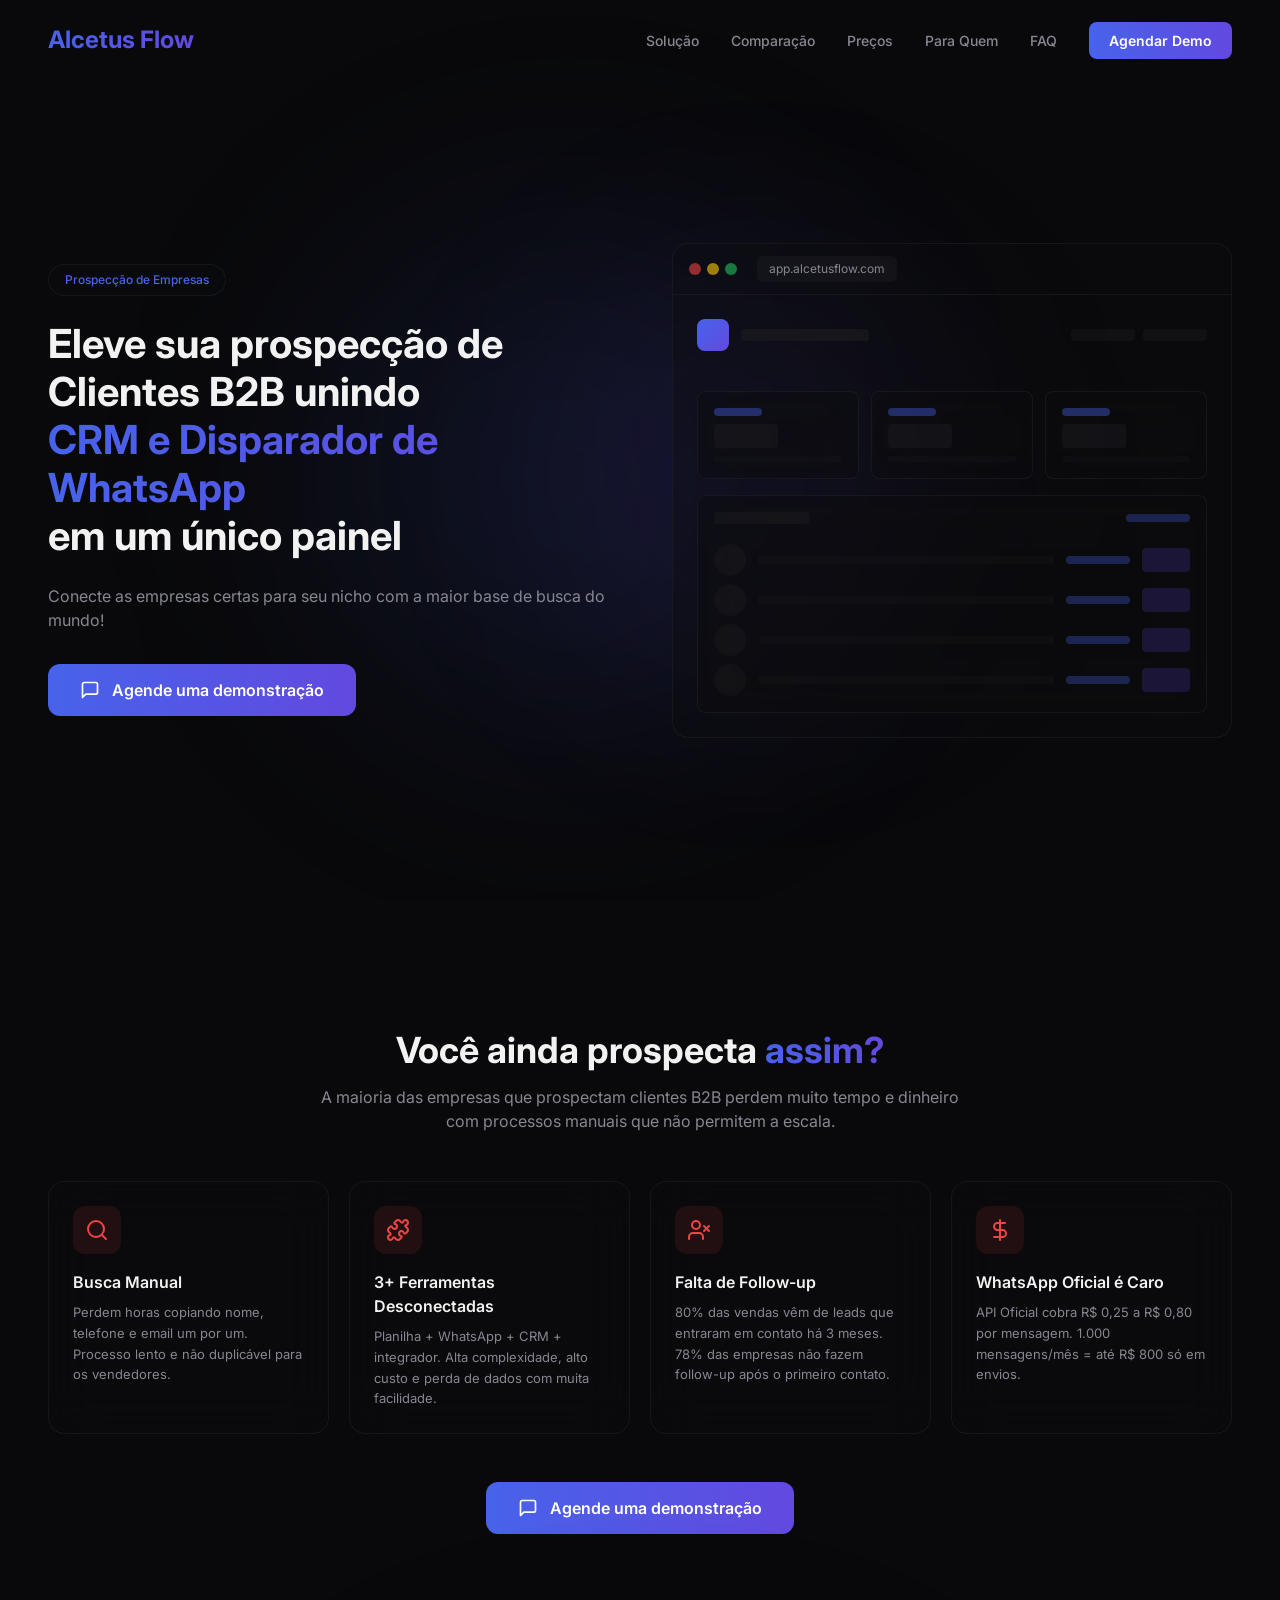
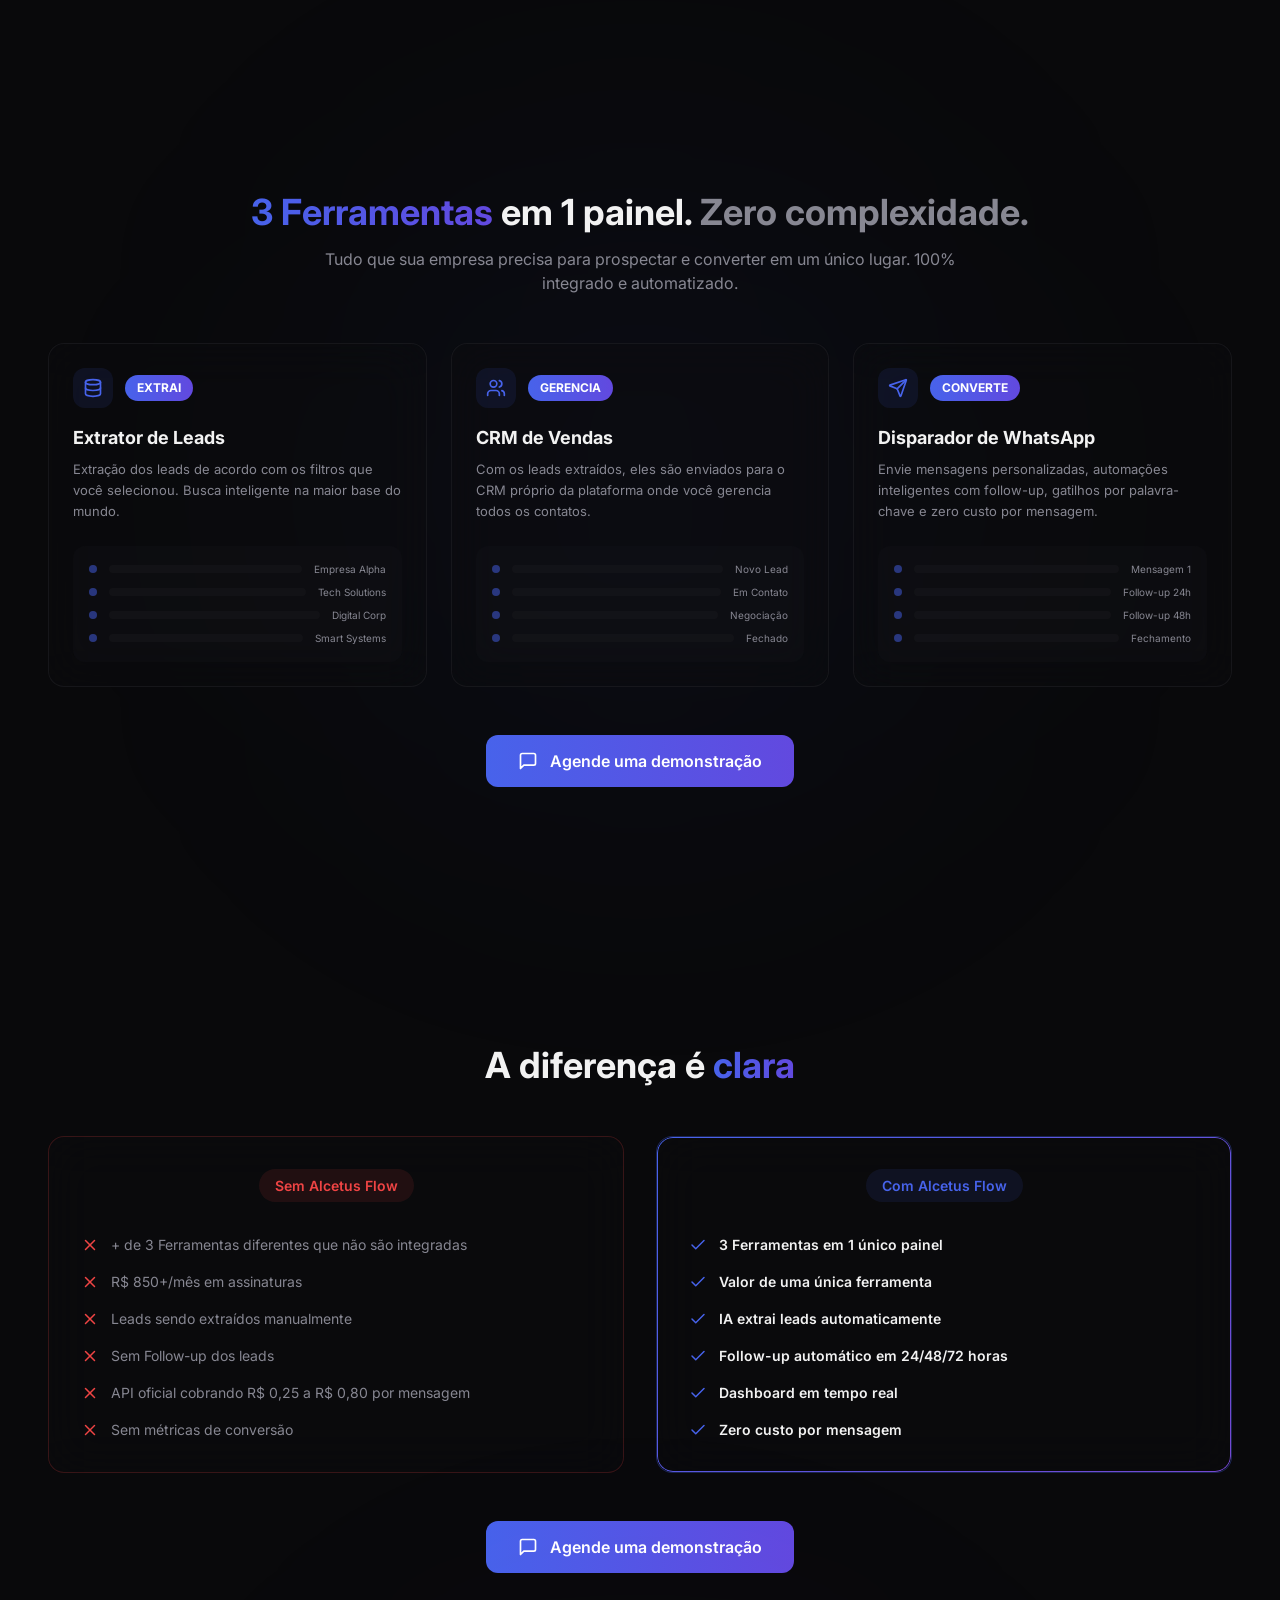
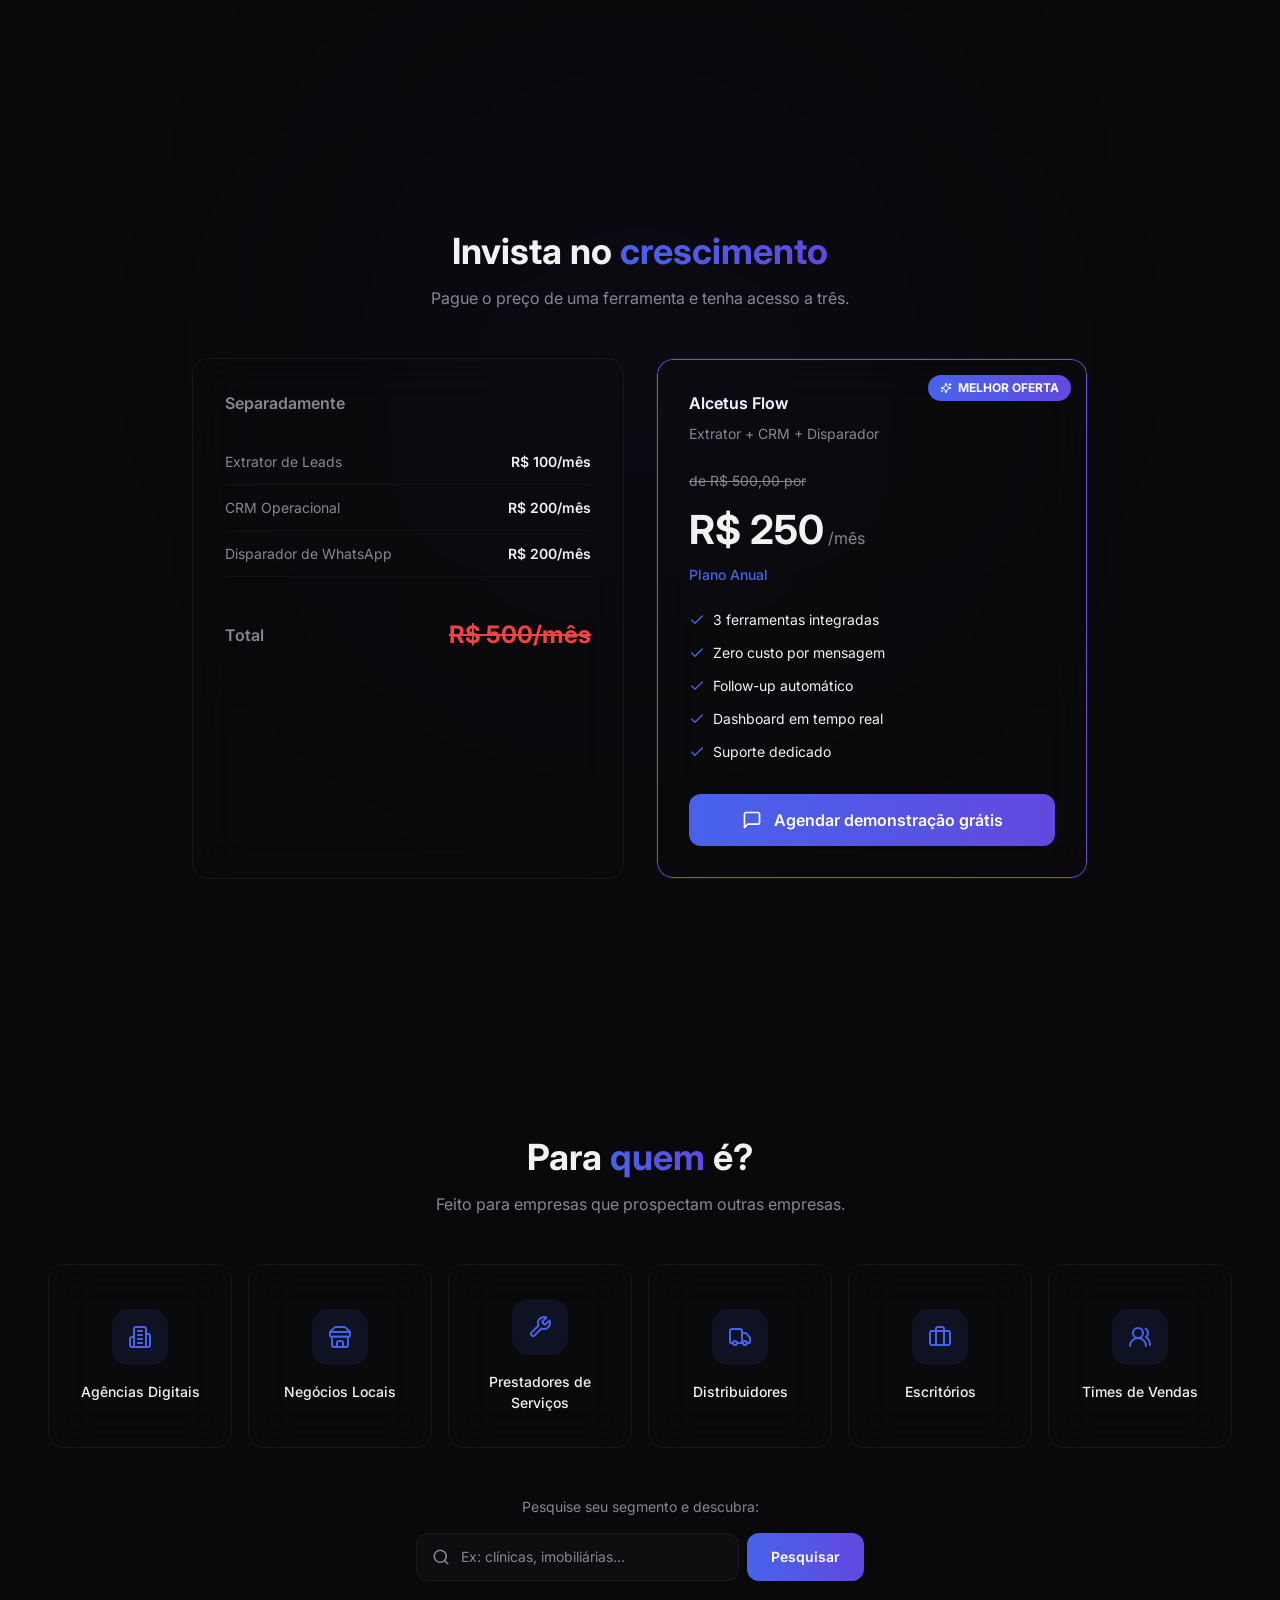
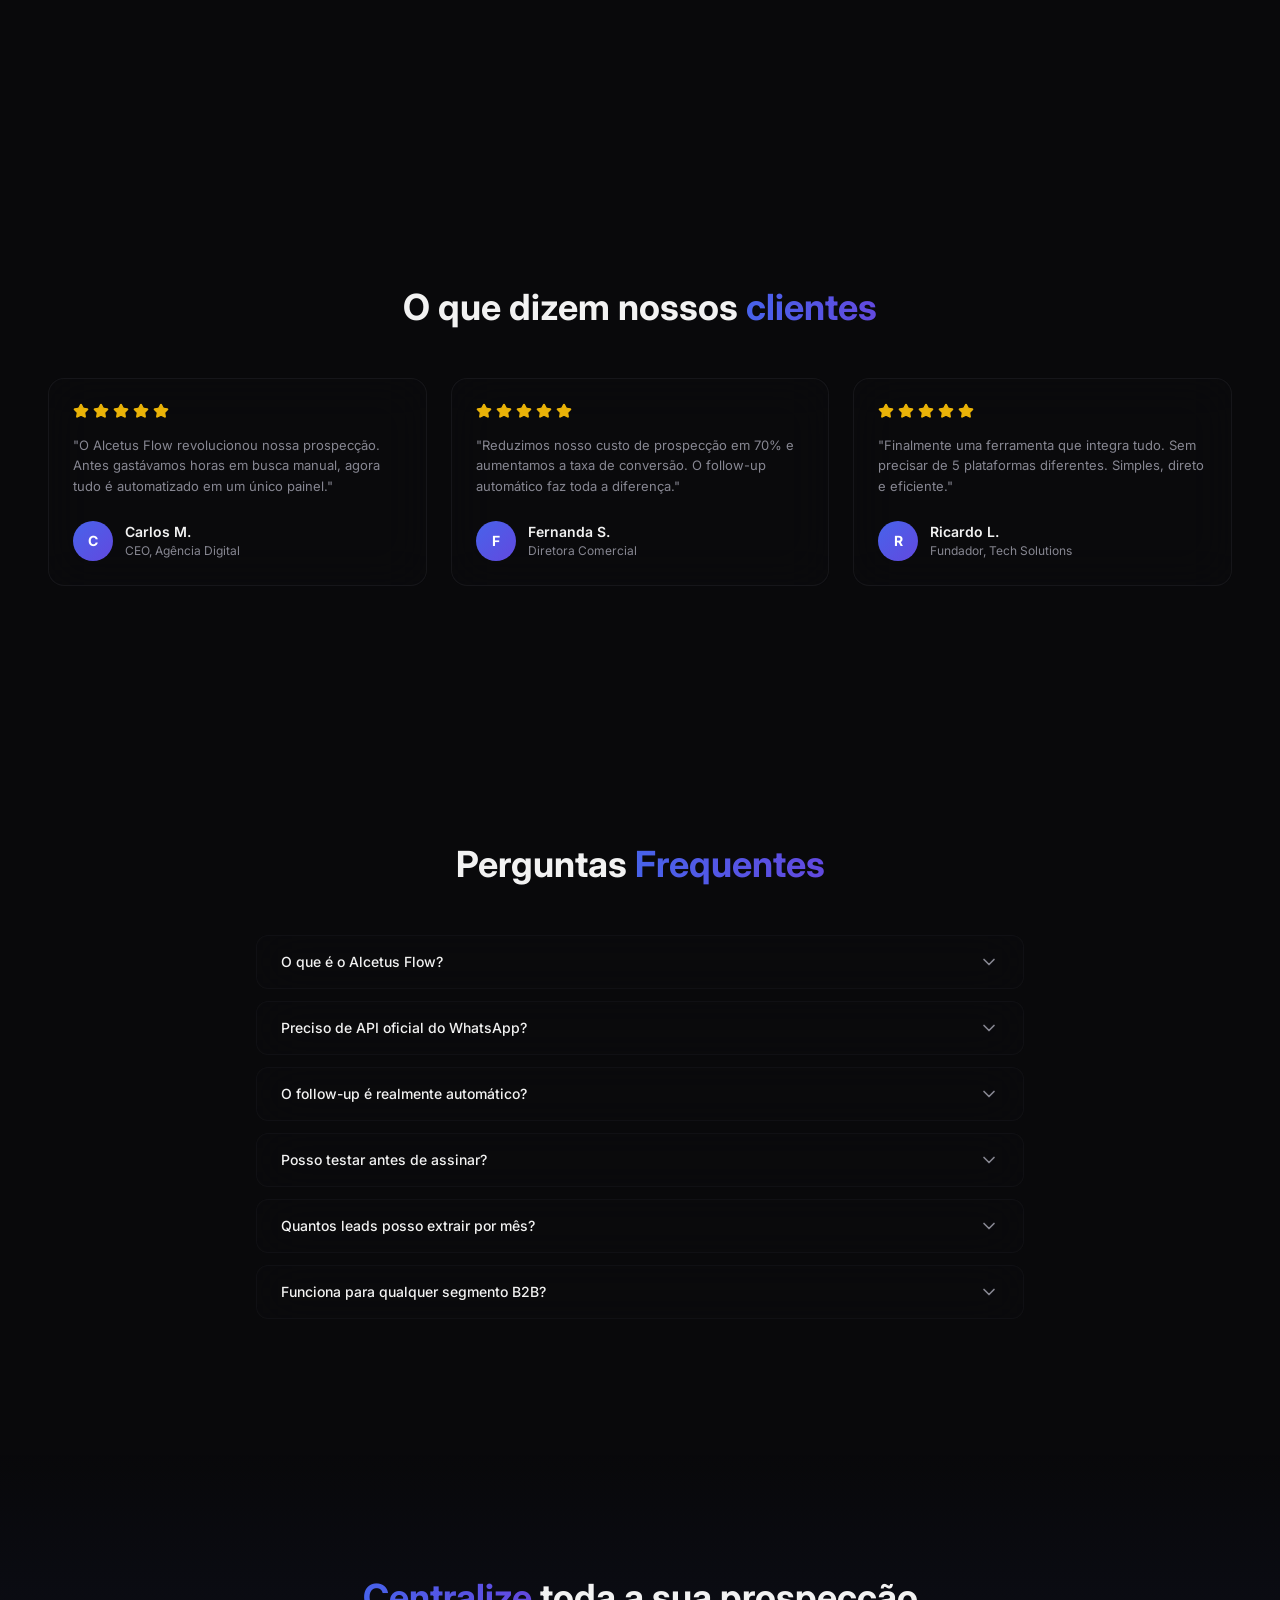
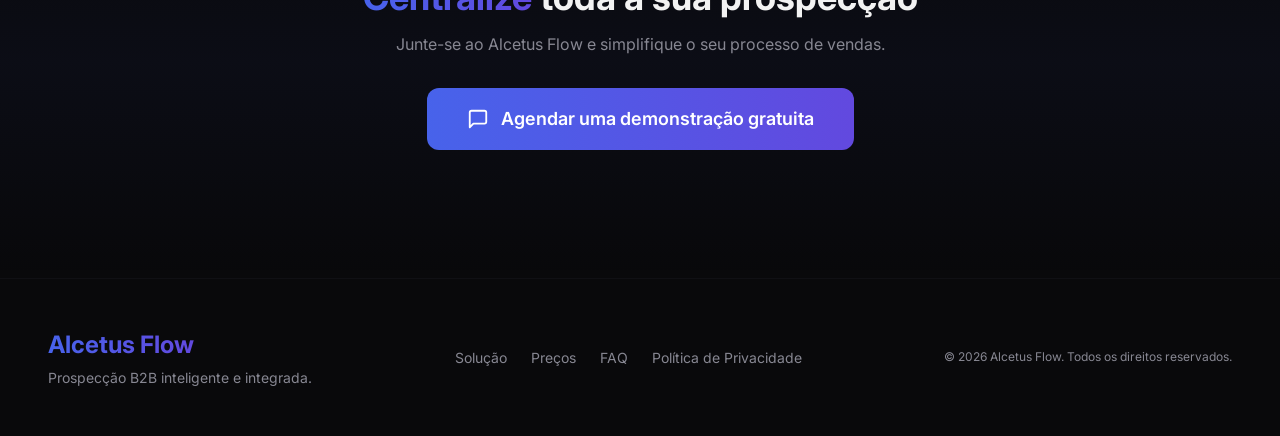
<file: index.html>
<!DOCTYPE html>
<html lang="pt-BR">
<head>
  <meta charset="UTF-8" />
  <meta name="viewport" content="width=device-width, initial-scale=1.0" />
  <title>Alcetus Flow — Prospecção B2B Inteligente</title>
  <meta name="description" content="Alcetus Flow — Prospecção B2B inteligente. CRM, Extrator de Leads e Disparador de WhatsApp em um único painel." />
  <meta name="author" content="Alcetus Flow" />
  <meta property="og:type" content="website" />
  <meta property="og:title" content="Alcetus Flow — Prospecção B2B Inteligente" />
  <meta property="og:description" content="Alcetus Flow — Prospecção B2B inteligente. CRM, Extrator de Leads e Disparador de WhatsApp em um único painel." />
  <meta name="twitter:card" content="summary_large_image" />
  <meta name="twitter:title" content="Alcetus Flow — Prospecção B2B Inteligente" />
  <meta name="twitter:description" content="Alcetus Flow — Prospecção B2B inteligente. CRM, Extrator de Leads e Disparador de WhatsApp em um único painel." />
  <link rel="preconnect" href="https://fonts.googleapis.com" />
  <link rel="preconnect" href="https://fonts.gstatic.com" crossorigin />
  <link href="https://fonts.googleapis.com/css2?family=Inter:wght@400;500;600;700;800&display=swap" rel="stylesheet" />
  <link rel="stylesheet" href="styles.css" />
</head>
<body>
  <div id="root">
    <!-- NAV -->
    <nav id="main-nav" class="nav">
      <div class="content-max section-padding nav-inner">
        <a href="#" class="brand gradient-text">Alcetus Flow</a>

        <div class="nav-links">
          <a href="#solucao" class="nav-link">Solução</a>
          <a href="#comparacao" class="nav-link">Comparação</a>
          <a href="#precos" class="nav-link">Preços</a>
          <a href="#para-quem" class="nav-link">Para Quem</a>
          <a href="#faq" class="nav-link">FAQ</a>
          <button type="button" class="btn-primary btn-sm" data-open-demo="true">Agendar Demo</button>
        </div>

        <button id="mobile-toggle" class="mobile-toggle" aria-label="Menu">
          <svg xmlns="http://www.w3.org/2000/svg" width="24" height="24" viewBox="0 0 24 24" fill="none" stroke="currentColor" stroke-width="2" stroke-linecap="round" stroke-linejoin="round">
            <line x1="4" x2="20" y1="12" y2="12"></line>
            <line x1="4" x2="20" y1="6" y2="6"></line>
            <line x1="4" x2="20" y1="18" y2="18"></line>
          </svg>
        </button>
      </div>

      <div id="mobile-menu" class="mobile-menu">
        <a href="#solucao" class="mobile-link">Solução</a>
        <a href="#comparacao" class="mobile-link">Comparação</a>
        <a href="#precos" class="mobile-link">Preços</a>
        <a href="#para-quem" class="mobile-link">Para Quem</a>
        <a href="#faq" class="mobile-link">FAQ</a>
        <button type="button" class="btn-primary btn-sm mobile-cta" data-open-demo="true">Agendar Demo</button>
      </div>
    </nav>

    <!-- HERO -->
    <section class="hero">
      <div class="glow glow-1"></div>
      <div class="glow glow-2"></div>

      <div class="content-max section-padding hero-inner">
        <div class="hero-grid">
          <div class="hero-left">
            <div class="fade-up" style="animation-delay: 0ms;">
              <span class="tag">Prospecção de Empresas</span>
            </div>
            <div class="fade-up" style="animation-delay: 100ms;">
              <h1 class="hero-title">Eleve sua prospecção de Clientes B2B unindo <span class="gradient-text">CRM e Disparador de WhatsApp</span> em um único painel</h1>
            </div>
            <div class="fade-up" style="animation-delay: 200ms;">
              <p class="hero-sub">Conecte as empresas certas para seu nicho com a maior base de busca do mundo!</p>
            </div>
            <div class="fade-up" style="animation-delay: 300ms;">
              <button type="button" class="btn-primary btn-lg" data-open-demo="true">
                <svg xmlns="http://www.w3.org/2000/svg" width="20" height="20" viewBox="0 0 24 24" fill="none" stroke="currentColor" stroke-width="2" stroke-linecap="round" stroke-linejoin="round">
                  <path d="M21 15a2 2 0 0 1-2 2H7l-4 4V5a2 2 0 0 1 2-2h14a2 2 0 0 1 2 2z"></path>
                </svg>
                Agende uma demonstração
              </button>
            </div>
          </div>

          <div class="hero-right scale-in" style="animation-delay: 400ms;">
            <div class="glass mockup">
              <div class="mockup-top">
                <div class="dots">
                  <span class="dot dot-red"></span>
                  <span class="dot dot-yellow"></span>
                  <span class="dot dot-green"></span>
                </div>
                <div class="url-bar">app.alcetusflow.com</div>
              </div>

              <div class="mockup-body">
                <div class="mockup-header">
                  <div class="mockup-logo"></div>
                  <div class="skel skel-name"></div>
                  <div class="skel-right">
                    <div class="skel skel-link"></div>
                    <div class="skel skel-link"></div>
                  </div>
                </div>

                <div class="mockup-stats">
                  <div class="glass stat-card">
                    <div class="bar bar-accent"></div>
                    <div class="bar-value"></div>
                    <div class="bar-line"></div>
                  </div>
                  <div class="glass stat-card">
                    <div class="bar bar-accent"></div>
                    <div class="bar-value"></div>
                    <div class="bar-line"></div>
                  </div>
                  <div class="glass stat-card">
                    <div class="bar bar-accent"></div>
                    <div class="bar-value"></div>
                    <div class="bar-line"></div>
                  </div>
                </div>

                <div class="glass stat-row">
                  <div class="stat-row-head">
                    <div class="skel-line skel-24"></div>
                    <div class="skel-line skel-16 primary-20"></div>
                  </div>
                  <div class="lead-row"><div class="avatar"></div><div class="skel-line skel-flex"></div><div class="skel-line skel-16 primary-20"></div><div class="badge-small"></div></div>
                  <div class="lead-row"><div class="avatar"></div><div class="skel-line skel-flex"></div><div class="skel-line skel-16 primary-20"></div><div class="badge-small"></div></div>
                  <div class="lead-row"><div class="avatar"></div><div class="skel-line skel-flex"></div><div class="skel-line skel-16 primary-20"></div><div class="badge-small"></div></div>
                  <div class="lead-row"><div class="avatar"></div><div class="skel-line skel-flex"></div><div class="skel-line skel-16 primary-20"></div><div class="badge-small"></div></div>
                </div>
              </div>
            </div>
          </div>
        </div>
      </div>
    </section>

    <!-- PROBLEM -->
    <section class="section">
      <div class="content-max section-padding">
        <div class="section-head reveal">
          <h2 class="section-title">Você ainda prospecta <span class="gradient-text">assim?</span></h2>
          <p class="section-sub">A maioria das empresas que prospectam clientes B2B perdem muito tempo e dinheiro com processos manuais que não permitem a escala.</p>
        </div>

        <div class="problem-grid">
          <div class="reveal" style="animation-delay: 0ms;">
            <div class="glass card card-problem">
              <div class="icon-box icon-box-danger">
                <svg xmlns="http://www.w3.org/2000/svg" width="24" height="24" viewBox="0 0 24 24" fill="none" stroke="currentColor" stroke-width="2" stroke-linecap="round" stroke-linejoin="round">
                  <circle cx="11" cy="11" r="8"></circle>
                  <path d="m21 21-4.3-4.3"></path>
                </svg>
              </div>
              <h3 class="card-title">Busca Manual</h3>
              <p class="card-text">Perdem horas copiando nome, telefone e email um por um. Processo lento e não duplicável para os vendedores.</p>
            </div>
          </div>

          <div class="reveal" style="animation-delay: 100ms;">
            <div class="glass card card-problem">
              <div class="icon-box icon-box-danger">
                <svg xmlns="http://www.w3.org/2000/svg" width="24" height="24" viewBox="0 0 24 24" fill="none" stroke="currentColor" stroke-width="2" stroke-linecap="round" stroke-linejoin="round">
                  <path d="M15.39 4.39a1 1 0 0 0 1.68-.474 2.5 2.5 0 1 1 3.014 3.015 1 1 0 0 0-.474 1.68l1.683 1.682a2.414 2.414 0 0 1 0 3.414L19.61 15.39a1 1 0 0 1-1.68-.474 2.5 2.5 0 1 0-3.014 3.015 1 1 0 0 1 .474 1.68l-1.683 1.682a2.414 2.414 0 0 1-3.414 0L8.61 19.61a1 1 0 0 0-1.68.474 2.5 2.5 0 1 1-3.014-3.015 1 1 0 0 0 .474-1.68l-1.683-1.682a2.414 2.414 0 0 1 0-3.414L4.39 8.61a1 1 0 0 1 1.68.474 2.5 2.5 0 1 0 3.014-3.015 1 1 0 0 1-.474-1.68l1.683-1.682a2.414 2.414 0 0 1 3.414 0z"></path>
                </svg>
              </div>
              <h3 class="card-title">3+ Ferramentas Desconectadas</h3>
              <p class="card-text">Planilha + WhatsApp + CRM + integrador. Alta complexidade, alto custo e perda de dados com muita facilidade.</p>
            </div>
          </div>

          <div class="reveal" style="animation-delay: 200ms;">
            <div class="glass card card-problem">
              <div class="icon-box icon-box-danger">
                <svg xmlns="http://www.w3.org/2000/svg" width="24" height="24" viewBox="0 0 24 24" fill="none" stroke="currentColor" stroke-width="2" stroke-linecap="round" stroke-linejoin="round">
                  <path d="M16 21v-2a4 4 0 0 0-4-4H6a4 4 0 0 0-4 4v2"></path>
                  <circle cx="9" cy="7" r="4"></circle>
                  <line x1="17" x2="22" y1="8" y2="13"></line>
                  <line x1="22" x2="17" y1="8" y2="13"></line>
                </svg>
              </div>
              <h3 class="card-title">Falta de Follow-up</h3>
              <p class="card-text">80% das vendas vêm de leads que entraram em contato há 3 meses. 78% das empresas não fazem follow-up após o primeiro contato.</p>
            </div>
          </div>

          <div class="reveal" style="animation-delay: 300ms;">
            <div class="glass card card-problem">
              <div class="icon-box icon-box-danger">
                <svg xmlns="http://www.w3.org/2000/svg" width="24" height="24" viewBox="0 0 24 24" fill="none" stroke="currentColor" stroke-width="2" stroke-linecap="round" stroke-linejoin="round">
                  <line x1="12" x2="12" y1="2" y2="22"></line>
                  <path d="M17 5H9.5a3.5 3.5 0 0 0 0 7h5a3.5 3.5 0 0 1 0 7H6"></path>
                </svg>
              </div>
              <h3 class="card-title">WhatsApp Oficial é Caro</h3>
              <p class="card-text">API Oficial cobra R$ 0,25 a R$ 0,80 por mensagem. 1.000 mensagens/mês = até R$ 800 só em envios.</p>
            </div>
          </div>
        </div>

        <div class="center reveal" style="animation-delay: 500ms;">
          <button type="button" class="btn-primary btn-lg" data-open-demo="true">
            <svg xmlns="http://www.w3.org/2000/svg" width="20" height="20" viewBox="0 0 24 24" fill="none" stroke="currentColor" stroke-width="2" stroke-linecap="round" stroke-linejoin="round">
              <path d="M21 15a2 2 0 0 1-2 2H7l-4 4V5a2 2 0 0 1 2-2h14a2 2 0 0 1 2 2z"></path>
            </svg>
            Agende uma demonstração
          </button>
        </div>
      </div>
    </section>

    <!-- SOLUTION -->
    <section id="solucao" class="section">
      <div class="glow glow-center"></div>
      <div class="content-max section-padding relative">
        <div class="section-head reveal">
          <h2 class="section-title"><span class="gradient-text">3 Ferramentas</span> em 1 painel. <span class="muted">Zero complexidade.</span></h2>
          <p class="section-sub">Tudo que sua empresa precisa para prospectar e converter em um único lugar. 100% integrado e automatizado.</p>
        </div>

        <div class="solution-grid">
          <!-- Card 1 -->
          <div class="reveal" style="animation-delay: 0ms;">
            <div class="glass card card-solution">
              <div class="card-solution-head">
                <div class="card-solution-top">
                  <div class="icon-box icon-box-primary">
                    <svg xmlns="http://www.w3.org/2000/svg" width="20" height="20" viewBox="0 0 24 24" fill="none" stroke="currentColor" stroke-width="2" stroke-linecap="round" stroke-linejoin="round">
                      <ellipse cx="12" cy="5" rx="9" ry="3"></ellipse>
                      <path d="M3 5V19A9 3 0 0 0 21 19V5"></path>
                      <path d="M3 12A9 3 0 0 0 21 12"></path>
                    </svg>
                  </div>
                  <span class="pill-tag">EXTRAI</span>
                </div>
                <h3 class="card-title-lg">Extrator de Leads</h3>
                <p class="card-text">Extração dos leads de acordo com os filtros que você selecionou. Busca inteligente na maior base do mundo.</p>
              </div>
              <div class="card-solution-demo">
                <div class="demo-row"><span class="dot-primary"></span><div class="demo-bar"></div><span class="demo-label">Empresa Alpha</span></div>
                <div class="demo-row"><span class="dot-primary"></span><div class="demo-bar"></div><span class="demo-label">Tech Solutions</span></div>
                <div class="demo-row"><span class="dot-primary"></span><div class="demo-bar"></div><span class="demo-label">Digital Corp</span></div>
                <div class="demo-row"><span class="dot-primary"></span><div class="demo-bar"></div><span class="demo-label">Smart Systems</span></div>
              </div>
            </div>
          </div>

          <!-- Card 2 -->
          <div class="reveal" style="animation-delay: 150ms;">
            <div class="glass card card-solution">
              <div class="card-solution-head">
                <div class="card-solution-top">
                  <div class="icon-box icon-box-primary">
                    <svg xmlns="http://www.w3.org/2000/svg" width="20" height="20" viewBox="0 0 24 24" fill="none" stroke="currentColor" stroke-width="2" stroke-linecap="round" stroke-linejoin="round">
                      <path d="M16 21v-2a4 4 0 0 0-4-4H6a4 4 0 0 0-4 4v2"></path>
                      <circle cx="9" cy="7" r="4"></circle>
                      <path d="M22 21v-2a4 4 0 0 0-3-3.87"></path>
                      <path d="M16 3.13a4 4 0 0 1 0 7.75"></path>
                    </svg>
                  </div>
                  <span class="pill-tag">GERENCIA</span>
                </div>
                <h3 class="card-title-lg">CRM de Vendas</h3>
                <p class="card-text">Com os leads extraídos, eles são enviados para o CRM próprio da plataforma onde você gerencia todos os contatos.</p>
              </div>
              <div class="card-solution-demo">
                <div class="demo-row"><span class="dot-primary"></span><div class="demo-bar"></div><span class="demo-label">Novo Lead</span></div>
                <div class="demo-row"><span class="dot-primary"></span><div class="demo-bar"></div><span class="demo-label">Em Contato</span></div>
                <div class="demo-row"><span class="dot-primary"></span><div class="demo-bar"></div><span class="demo-label">Negociação</span></div>
                <div class="demo-row"><span class="dot-primary"></span><div class="demo-bar"></div><span class="demo-label">Fechado</span></div>
              </div>
            </div>
          </div>

          <!-- Card 3 -->
          <div class="reveal" style="animation-delay: 300ms;">
            <div class="glass card card-solution">
              <div class="card-solution-head">
                <div class="card-solution-top">
                  <div class="icon-box icon-box-primary">
                    <svg xmlns="http://www.w3.org/2000/svg" width="20" height="20" viewBox="0 0 24 24" fill="none" stroke="currentColor" stroke-width="2" stroke-linecap="round" stroke-linejoin="round">
                      <path d="M14.536 21.686a.5.5 0 0 0 .937-.024l6.5-19a.496.496 0 0 0-.635-.635l-19 6.5a.5.5 0 0 0-.024.937l7.93 3.18a2 2 0 0 1 1.112 1.11z"></path>
                      <path d="m21.854 2.147-10.94 10.939"></path>
                    </svg>
                  </div>
                  <span class="pill-tag">CONVERTE</span>
                </div>
                <h3 class="card-title-lg">Disparador de WhatsApp</h3>
                <p class="card-text">Envie mensagens personalizadas, automações inteligentes com follow-up, gatilhos por palavra-chave e zero custo por mensagem.</p>
              </div>
              <div class="card-solution-demo">
                <div class="demo-row"><span class="dot-primary"></span><div class="demo-bar"></div><span class="demo-label">Mensagem 1</span></div>
                <div class="demo-row"><span class="dot-primary"></span><div class="demo-bar"></div><span class="demo-label">Follow-up 24h</span></div>
                <div class="demo-row"><span class="dot-primary"></span><div class="demo-bar"></div><span class="demo-label">Follow-up 48h</span></div>
                <div class="demo-row"><span class="dot-primary"></span><div class="demo-bar"></div><span class="demo-label">Fechamento</span></div>
              </div>
            </div>
          </div>
        </div>

        <div class="center reveal" style="animation-delay: 500ms;">
          <button type="button" class="btn-primary btn-lg" data-open-demo="true">
            <svg xmlns="http://www.w3.org/2000/svg" width="20" height="20" viewBox="0 0 24 24" fill="none" stroke="currentColor" stroke-width="2" stroke-linecap="round" stroke-linejoin="round">
              <path d="M21 15a2 2 0 0 1-2 2H7l-4 4V5a2 2 0 0 1 2-2h14a2 2 0 0 1 2 2z"></path>
            </svg>
            Agende uma demonstração
          </button>
        </div>
      </div>
    </section>

    <!-- COMPARISON -->
    <section id="comparacao" class="section">
      <div class="content-max section-padding">
        <div class="section-head reveal">
          <h2 class="section-title">A diferença é <span class="gradient-text">clara</span></h2>
        </div>

        <div class="compare-grid">
          <div class="reveal">
            <div class="glass card compare-card compare-danger">
              <div class="center">
                <span class="pill-danger">Sem Alcetus Flow</span>
              </div>
              <ul class="compare-list">
                <li><svg xmlns="http://www.w3.org/2000/svg" width="18" height="18" viewBox="0 0 24 24" fill="none" stroke="currentColor" stroke-width="2" stroke-linecap="round" stroke-linejoin="round" class="icon-x"><path d="M18 6 6 18"></path><path d="m6 6 12 12"></path></svg><span>+ de 3 Ferramentas diferentes que não são integradas</span></li>
                <li><svg xmlns="http://www.w3.org/2000/svg" width="18" height="18" viewBox="0 0 24 24" fill="none" stroke="currentColor" stroke-width="2" stroke-linecap="round" stroke-linejoin="round" class="icon-x"><path d="M18 6 6 18"></path><path d="m6 6 12 12"></path></svg><span>R$ 850+/mês em assinaturas</span></li>
                <li><svg xmlns="http://www.w3.org/2000/svg" width="18" height="18" viewBox="0 0 24 24" fill="none" stroke="currentColor" stroke-width="2" stroke-linecap="round" stroke-linejoin="round" class="icon-x"><path d="M18 6 6 18"></path><path d="m6 6 12 12"></path></svg><span>Leads sendo extraídos manualmente</span></li>
                <li><svg xmlns="http://www.w3.org/2000/svg" width="18" height="18" viewBox="0 0 24 24" fill="none" stroke="currentColor" stroke-width="2" stroke-linecap="round" stroke-linejoin="round" class="icon-x"><path d="M18 6 6 18"></path><path d="m6 6 12 12"></path></svg><span>Sem Follow-up dos leads</span></li>
                <li><svg xmlns="http://www.w3.org/2000/svg" width="18" height="18" viewBox="0 0 24 24" fill="none" stroke="currentColor" stroke-width="2" stroke-linecap="round" stroke-linejoin="round" class="icon-x"><path d="M18 6 6 18"></path><path d="m6 6 12 12"></path></svg><span>API oficial cobrando R$ 0,25 a R$ 0,80 por mensagem</span></li>
                <li><svg xmlns="http://www.w3.org/2000/svg" width="18" height="18" viewBox="0 0 24 24" fill="none" stroke="currentColor" stroke-width="2" stroke-linecap="round" stroke-linejoin="round" class="icon-x"><path d="M18 6 6 18"></path><path d="m6 6 12 12"></path></svg><span>Sem métricas de conversão</span></li>
              </ul>
            </div>
          </div>

          <div class="reveal">
            <div class="glass card compare-card compare-primary gradient-border">
              <div class="center">
                <span class="pill-primary">Com Alcetus Flow</span>
              </div>
              <ul class="compare-list">
                <li><svg xmlns="http://www.w3.org/2000/svg" width="18" height="18" viewBox="0 0 24 24" fill="none" stroke="currentColor" stroke-width="2" stroke-linecap="round" stroke-linejoin="round" class="icon-check"><path d="M20 6 9 17l-5-5"></path></svg><span class="strong">3 Ferramentas em 1 único painel</span></li>
                <li><svg xmlns="http://www.w3.org/2000/svg" width="18" height="18" viewBox="0 0 24 24" fill="none" stroke="currentColor" stroke-width="2" stroke-linecap="round" stroke-linejoin="round" class="icon-check"><path d="M20 6 9 17l-5-5"></path></svg><span class="strong">Valor de uma única ferramenta</span></li>
                <li><svg xmlns="http://www.w3.org/2000/svg" width="18" height="18" viewBox="0 0 24 24" fill="none" stroke="currentColor" stroke-width="2" stroke-linecap="round" stroke-linejoin="round" class="icon-check"><path d="M20 6 9 17l-5-5"></path></svg><span class="strong">IA extrai leads automaticamente</span></li>
                <li><svg xmlns="http://www.w3.org/2000/svg" width="18" height="18" viewBox="0 0 24 24" fill="none" stroke="currentColor" stroke-width="2" stroke-linecap="round" stroke-linejoin="round" class="icon-check"><path d="M20 6 9 17l-5-5"></path></svg><span class="strong">Follow-up automático em 24/48/72 horas</span></li>
                <li><svg xmlns="http://www.w3.org/2000/svg" width="18" height="18" viewBox="0 0 24 24" fill="none" stroke="currentColor" stroke-width="2" stroke-linecap="round" stroke-linejoin="round" class="icon-check"><path d="M20 6 9 17l-5-5"></path></svg><span class="strong">Dashboard em tempo real</span></li>
                <li><svg xmlns="http://www.w3.org/2000/svg" width="18" height="18" viewBox="0 0 24 24" fill="none" stroke="currentColor" stroke-width="2" stroke-linecap="round" stroke-linejoin="round" class="icon-check"><path d="M20 6 9 17l-5-5"></path></svg><span class="strong">Zero custo por mensagem</span></li>
              </ul>
            </div>
          </div>
        </div>

        <div class="center reveal" style="animation-delay: 300ms;">
          <button type="button" class="btn-primary btn-lg" data-open-demo="true">
            <svg xmlns="http://www.w3.org/2000/svg" width="20" height="20" viewBox="0 0 24 24" fill="none" stroke="currentColor" stroke-width="2" stroke-linecap="round" stroke-linejoin="round">
              <path d="M21 15a2 2 0 0 1-2 2H7l-4 4V5a2 2 0 0 1 2-2h14a2 2 0 0 1 2 2z"></path>
            </svg>
            Agende uma demonstração
          </button>
        </div>
      </div>
    </section>

    <!-- PRICING -->
    <section id="precos" class="section">
      <div class="glow glow-top"></div>
      <div class="content-max section-padding relative">
        <div class="section-head reveal">
          <h2 class="section-title">Invista no <span class="gradient-text">crescimento</span></h2>
          <p class="section-sub">Pague o preço de uma ferramenta e tenha acesso a três.</p>
        </div>

        <div class="pricing-grid">
          <div class="reveal">
            <div class="glass card pricing-card">
              <h3 class="pricing-subtitle">Separadamente</h3>
              <div class="pricing-list">
                <div class="pricing-row">
                  <span class="muted">Extrator de Leads</span>
                  <span class="strong">R$ 100/mês</span>
                </div>
                <div class="pricing-row">
                  <span class="muted">CRM Operacional</span>
                  <span class="strong">R$ 200/mês</span>
                </div>
                <div class="pricing-row">
                  <span class="muted">Disparador de WhatsApp</span>
                  <span class="strong">R$ 200/mês</span>
                </div>
              </div>
              <div class="pricing-total">
                <span class="muted strong-16">Total</span>
                <span class="pricing-total-value striked">R$ 500/mês</span>
              </div>
            </div>
          </div>

          <div class="reveal">
            <div class="glass card pricing-card pricing-highlight gradient-border">
              <div class="best-tag">
                <span class="pill-gradient">
                  <svg xmlns="http://www.w3.org/2000/svg" width="12" height="12" viewBox="0 0 24 24" fill="none" stroke="currentColor" stroke-width="2" stroke-linecap="round" stroke-linejoin="round">
                    <path d="M9.937 15.5A2 2 0 0 0 8.5 14.063l-6.135-1.582a.5.5 0 0 1 0-.962L8.5 9.936A2 2 0 0 0 9.937 8.5l1.582-6.135a.5.5 0 0 1 .963 0L14.063 8.5A2 2 0 0 0 15.5 9.937l6.135 1.581a.5.5 0 0 1 0 .964L15.5 14.063a2 2 0 0 0-1.437 1.437l-1.582 6.135a.5.5 0 0 1-.963 0z"></path>
                    <path d="M20 3v4"></path>
                    <path d="M22 5h-4"></path>
                    <path d="M4 17v2"></path>
                    <path d="M5 18H3"></path>
                  </svg>
                  MELHOR OFERTA
                </span>
              </div>
              <h3 class="pricing-subtitle gradient-text">Alcetus Flow</h3>
              <p class="muted small mb-6">Extrator + CRM + Disparador</p>
              <div class="pricing-price">
                <span class="muted small striked">de R$ 500,00 por</span>
                <div class="price-big">
                  <span class="price-value">R$ 250</span>
                  <span class="price-suffix">/mês</span>
                </div>
                <span class="plan-tag">Plano Anual</span>
              </div>
              <ul class="pricing-features">
                <li><svg xmlns="http://www.w3.org/2000/svg" width="16" height="16" viewBox="0 0 24 24" fill="none" stroke="currentColor" stroke-width="2" stroke-linecap="round" stroke-linejoin="round" class="icon-check"><path d="M20 6 9 17l-5-5"></path></svg>3 ferramentas integradas</li>
                <li><svg xmlns="http://www.w3.org/2000/svg" width="16" height="16" viewBox="0 0 24 24" fill="none" stroke="currentColor" stroke-width="2" stroke-linecap="round" stroke-linejoin="round" class="icon-check"><path d="M20 6 9 17l-5-5"></path></svg>Zero custo por mensagem</li>
                <li><svg xmlns="http://www.w3.org/2000/svg" width="16" height="16" viewBox="0 0 24 24" fill="none" stroke="currentColor" stroke-width="2" stroke-linecap="round" stroke-linejoin="round" class="icon-check"><path d="M20 6 9 17l-5-5"></path></svg>Follow-up automático</li>
                <li><svg xmlns="http://www.w3.org/2000/svg" width="16" height="16" viewBox="0 0 24 24" fill="none" stroke="currentColor" stroke-width="2" stroke-linecap="round" stroke-linejoin="round" class="icon-check"><path d="M20 6 9 17l-5-5"></path></svg>Dashboard em tempo real</li>
                <li><svg xmlns="http://www.w3.org/2000/svg" width="16" height="16" viewBox="0 0 24 24" fill="none" stroke="currentColor" stroke-width="2" stroke-linecap="round" stroke-linejoin="round" class="icon-check"><path d="M20 6 9 17l-5-5"></path></svg>Suporte dedicado</li>
              </ul>
              <button type="button" class="btn-primary btn-lg btn-block" data-open-demo="true">
                <svg xmlns="http://www.w3.org/2000/svg" width="20" height="20" viewBox="0 0 24 24" fill="none" stroke="currentColor" stroke-width="2" stroke-linecap="round" stroke-linejoin="round">
                  <path d="M21 15a2 2 0 0 1-2 2H7l-4 4V5a2 2 0 0 1 2-2h14a2 2 0 0 1 2 2z"></path>
                </svg>
                Agendar demonstração grátis
              </button>
            </div>
          </div>
        </div>
      </div>
    </section>

    <!-- FOR WHO -->
    <section id="para-quem" class="section">
      <div class="content-max section-padding">
        <div class="section-head reveal">
          <h2 class="section-title">Para <span class="gradient-text">quem</span> é?</h2>
          <p class="section-sub">Feito para empresas que prospectam outras empresas.</p>
        </div>

        <div class="who-grid">
          <div class="reveal" style="animation-delay: 0ms;">
            <div class="glass card who-card">
              <div class="icon-box-lg icon-box-primary">
                <svg xmlns="http://www.w3.org/2000/svg" width="24" height="24" viewBox="0 0 24 24" fill="none" stroke="currentColor" stroke-width="2" stroke-linecap="round" stroke-linejoin="round">
                  <path d="M6 22V4a2 2 0 0 1 2-2h8a2 2 0 0 1 2 2v18Z"></path>
                  <path d="M6 12H4a2 2 0 0 0-2 2v6a2 2 0 0 0 2 2h2"></path>
                  <path d="M18 9h2a2 2 0 0 1 2 2v9a2 2 0 0 1-2 2h-2"></path>
                  <path d="M10 6h4"></path><path d="M10 10h4"></path><path d="M10 14h4"></path><path d="M10 18h4"></path>
                </svg>
              </div>
              <span class="who-label">Agências Digitais</span>
            </div>
          </div>

          <div class="reveal" style="animation-delay: 80ms;">
            <div class="glass card who-card">
              <div class="icon-box-lg icon-box-primary">
                <svg xmlns="http://www.w3.org/2000/svg" width="24" height="24" viewBox="0 0 24 24" fill="none" stroke="currentColor" stroke-width="2" stroke-linecap="round" stroke-linejoin="round">
                  <path d="m2 7 4.41-4.41A2 2 0 0 1 7.83 2h8.34a2 2 0 0 1 1.42.59L22 7"></path>
                  <path d="M4 12v8a2 2 0 0 0 2 2h12a2 2 0 0 0 2-2v-8"></path>
                  <path d="M15 22v-4a2 2 0 0 0-2-2h-2a2 2 0 0 0-2 2v4"></path>
                  <path d="M2 7h20"></path>
                  <path d="M22 7v3a2 2 0 0 1-2 2a2.7 2.7 0 0 1-1.59-.63.7.7 0 0 0-.82 0A2.7 2.7 0 0 1 16 12a2.7 2.7 0 0 1-1.59-.63.7.7 0 0 0-.82 0A2.7 2.7 0 0 1 12 12a2.7 2.7 0 0 1-1.59-.63.7.7 0 0 0-.82 0A2.7 2.7 0 0 1 8 12a2.7 2.7 0 0 1-1.59-.63.7.7 0 0 0-.82 0A2.7 2.7 0 0 1 4 12a2 2 0 0 1-2-2V7"></path>
                </svg>
              </div>
              <span class="who-label">Negócios Locais</span>
            </div>
          </div>

          <div class="reveal" style="animation-delay: 160ms;">
            <div class="glass card who-card">
              <div class="icon-box-lg icon-box-primary">
                <svg xmlns="http://www.w3.org/2000/svg" width="24" height="24" viewBox="0 0 24 24" fill="none" stroke="currentColor" stroke-width="2" stroke-linecap="round" stroke-linejoin="round">
                  <path d="M14.7 6.3a1 1 0 0 0 0 1.4l1.6 1.6a1 1 0 0 0 1.4 0l3.77-3.77a6 6 0 0 1-7.94 7.94l-6.91 6.91a2.12 2.12 0 0 1-3-3l6.91-6.91a6 6 0 0 1 7.94-7.94l-3.76 3.76z"></path>
                </svg>
              </div>
              <span class="who-label">Prestadores de Serviços</span>
            </div>
          </div>

          <div class="reveal" style="animation-delay: 240ms;">
            <div class="glass card who-card">
              <div class="icon-box-lg icon-box-primary">
                <svg xmlns="http://www.w3.org/2000/svg" width="24" height="24" viewBox="0 0 24 24" fill="none" stroke="currentColor" stroke-width="2" stroke-linecap="round" stroke-linejoin="round">
                  <path d="M14 18V6a2 2 0 0 0-2-2H4a2 2 0 0 0-2 2v11a1 1 0 0 0 1 1h2"></path>
                  <path d="M15 18H9"></path>
                  <path d="M19 18h2a1 1 0 0 0 1-1v-3.65a1 1 0 0 0-.22-.624l-3.48-4.35A1 1 0 0 0 17.52 8H14"></path>
                  <circle cx="17" cy="18" r="2"></circle>
                  <circle cx="7" cy="18" r="2"></circle>
                </svg>
              </div>
              <span class="who-label">Distribuidores</span>
            </div>
          </div>

          <div class="reveal" style="animation-delay: 320ms;">
            <div class="glass card who-card">
              <div class="icon-box-lg icon-box-primary">
                <svg xmlns="http://www.w3.org/2000/svg" width="24" height="24" viewBox="0 0 24 24" fill="none" stroke="currentColor" stroke-width="2" stroke-linecap="round" stroke-linejoin="round">
                  <path d="M16 20V4a2 2 0 0 0-2-2h-4a2 2 0 0 0-2 2v16"></path>
                  <rect width="20" height="14" x="2" y="6" rx="2"></rect>
                </svg>
              </div>
              <span class="who-label">Escritórios</span>
            </div>
          </div>

          <div class="reveal" style="animation-delay: 400ms;">
            <div class="glass card who-card">
              <div class="icon-box-lg icon-box-primary">
                <svg xmlns="http://www.w3.org/2000/svg" width="24" height="24" viewBox="0 0 24 24" fill="none" stroke="currentColor" stroke-width="2" stroke-linecap="round" stroke-linejoin="round">
                  <path d="M18 21a8 8 0 0 0-16 0"></path>
                  <circle cx="10" cy="8" r="5"></circle>
                  <path d="M22 20c0-3.37-2-6.5-4-8a5 5 0 0 0-.45-8.3"></path>
                </svg>
              </div>
              <span class="who-label">Times de Vendas</span>
            </div>
          </div>
        </div>

        <div class="center reveal" style="animation-delay: 600ms;">
          <p class="muted small mb-4">Pesquise seu segmento e descubra:</p>
          <form id="search-form" class="search-form" onsubmit="return false;">
            <div class="search-wrap">
              <svg xmlns="http://www.w3.org/2000/svg" width="18" height="18" viewBox="0 0 24 24" fill="none" stroke="currentColor" stroke-width="2" stroke-linecap="round" stroke-linejoin="round" class="search-icon">
                <circle cx="11" cy="11" r="8"></circle>
                <path d="m21 21-4.3-4.3"></path>
              </svg>
              <input id="search-input" class="search-input" placeholder="Ex: clínicas, imobiliárias..." />
            </div>
            <button type="submit" class="btn-primary btn-md">Pesquisar</button>
          </form>
          <div id="search-result" class="search-result"></div>
        </div>
      </div>
    </section>

    <!-- TESTIMONIALS -->
    <section class="section">
      <div class="content-max section-padding">
        <div class="section-head reveal">
          <h2 class="section-title">O que dizem nossos <span class="gradient-text">clientes</span></h2>
        </div>

        <div class="testimonial-grid">
          <div class="reveal" style="animation-delay: 0ms;">
            <div class="glass card testimonial">
              <div class="stars">
                <svg xmlns="http://www.w3.org/2000/svg" width="16" height="16" viewBox="0 0 24 24" fill="currentColor" stroke="currentColor" stroke-width="2" stroke-linecap="round" stroke-linejoin="round"><path d="M11.525 2.295a.53.53 0 0 1 .95 0l2.31 4.679a2.123 2.123 0 0 0 1.595 1.16l5.166.756a.53.53 0 0 1 .294.904l-3.736 3.638a2.123 2.123 0 0 0-.611 1.878l.882 5.14a.53.53 0 0 1-.771.56l-4.618-2.428a2.122 2.122 0 0 0-1.973 0L6.396 21.01a.53.53 0 0 1-.77-.56l.881-5.139a2.122 2.122 0 0 0-.611-1.879L2.16 9.795a.53.53 0 0 1 .294-.906l5.165-.755a2.122 2.122 0 0 0 1.597-1.16z"></path></svg>
                <svg xmlns="http://www.w3.org/2000/svg" width="16" height="16" viewBox="0 0 24 24" fill="currentColor" stroke="currentColor" stroke-width="2" stroke-linecap="round" stroke-linejoin="round"><path d="M11.525 2.295a.53.53 0 0 1 .95 0l2.31 4.679a2.123 2.123 0 0 0 1.595 1.16l5.166.756a.53.53 0 0 1 .294.904l-3.736 3.638a2.123 2.123 0 0 0-.611 1.878l.882 5.14a.53.53 0 0 1-.771.56l-4.618-2.428a2.122 2.122 0 0 0-1.973 0L6.396 21.01a.53.53 0 0 1-.77-.56l.881-5.139a2.122 2.122 0 0 0-.611-1.879L2.16 9.795a.53.53 0 0 1 .294-.906l5.165-.755a2.122 2.122 0 0 0 1.597-1.16z"></path></svg>
                <svg xmlns="http://www.w3.org/2000/svg" width="16" height="16" viewBox="0 0 24 24" fill="currentColor" stroke="currentColor" stroke-width="2" stroke-linecap="round" stroke-linejoin="round"><path d="M11.525 2.295a.53.53 0 0 1 .95 0l2.31 4.679a2.123 2.123 0 0 0 1.595 1.16l5.166.756a.53.53 0 0 1 .294.904l-3.736 3.638a2.123 2.123 0 0 0-.611 1.878l.882 5.14a.53.53 0 0 1-.771.56l-4.618-2.428a2.122 2.122 0 0 0-1.973 0L6.396 21.01a.53.53 0 0 1-.77-.56l.881-5.139a2.122 2.122 0 0 0-.611-1.879L2.16 9.795a.53.53 0 0 1 .294-.906l5.165-.755a2.122 2.122 0 0 0 1.597-1.16z"></path></svg>
                <svg xmlns="http://www.w3.org/2000/svg" width="16" height="16" viewBox="0 0 24 24" fill="currentColor" stroke="currentColor" stroke-width="2" stroke-linecap="round" stroke-linejoin="round"><path d="M11.525 2.295a.53.53 0 0 1 .95 0l2.31 4.679a2.123 2.123 0 0 0 1.595 1.16l5.166.756a.53.53 0 0 1 .294.904l-3.736 3.638a2.123 2.123 0 0 0-.611 1.878l.882 5.14a.53.53 0 0 1-.771.56l-4.618-2.428a2.122 2.122 0 0 0-1.973 0L6.396 21.01a.53.53 0 0 1-.77-.56l.881-5.139a2.122 2.122 0 0 0-.611-1.879L2.16 9.795a.53.53 0 0 1 .294-.906l5.165-.755a2.122 2.122 0 0 0 1.597-1.16z"></path></svg>
                <svg xmlns="http://www.w3.org/2000/svg" width="16" height="16" viewBox="0 0 24 24" fill="currentColor" stroke="currentColor" stroke-width="2" stroke-linecap="round" stroke-linejoin="round"><path d="M11.525 2.295a.53.53 0 0 1 .95 0l2.31 4.679a2.123 2.123 0 0 0 1.595 1.16l5.166.756a.53.53 0 0 1 .294.904l-3.736 3.638a2.123 2.123 0 0 0-.611 1.878l.882 5.14a.53.53 0 0 1-.771.56l-4.618-2.428a2.122 2.122 0 0 0-1.973 0L6.396 21.01a.53.53 0 0 1-.77-.56l.881-5.139a2.122 2.122 0 0 0-.611-1.879L2.16 9.795a.53.53 0 0 1 .294-.906l5.165-.755a2.122 2.122 0 0 0 1.597-1.16z"></path></svg>
              </div>
              <p class="testimonial-text">"O Alcetus Flow revolucionou nossa prospecção. Antes gastávamos horas em busca manual, agora tudo é automatizado em um único painel."</p>
              <div class="testimonial-author">
                <div class="avatar-round">C</div>
                <div>
                  <p class="author-name">Carlos M.</p>
                  <p class="author-role">CEO, Agência Digital</p>
                </div>
              </div>
            </div>
          </div>

          <div class="reveal" style="animation-delay: 120ms;">
            <div class="glass card testimonial">
              <div class="stars">
                <svg xmlns="http://www.w3.org/2000/svg" width="16" height="16" viewBox="0 0 24 24" fill="currentColor" stroke="currentColor" stroke-width="2" stroke-linecap="round" stroke-linejoin="round"><path d="M11.525 2.295a.53.53 0 0 1 .95 0l2.31 4.679a2.123 2.123 0 0 0 1.595 1.16l5.166.756a.53.53 0 0 1 .294.904l-3.736 3.638a2.123 2.123 0 0 0-.611 1.878l.882 5.14a.53.53 0 0 1-.771.56l-4.618-2.428a2.122 2.122 0 0 0-1.973 0L6.396 21.01a.53.53 0 0 1-.77-.56l.881-5.139a2.122 2.122 0 0 0-.611-1.879L2.16 9.795a.53.53 0 0 1 .294-.906l5.165-.755a2.122 2.122 0 0 0 1.597-1.16z"></path></svg>
                <svg xmlns="http://www.w3.org/2000/svg" width="16" height="16" viewBox="0 0 24 24" fill="currentColor" stroke="currentColor" stroke-width="2" stroke-linecap="round" stroke-linejoin="round"><path d="M11.525 2.295a.53.53 0 0 1 .95 0l2.31 4.679a2.123 2.123 0 0 0 1.595 1.16l5.166.756a.53.53 0 0 1 .294.904l-3.736 3.638a2.123 2.123 0 0 0-.611 1.878l.882 5.14a.53.53 0 0 1-.771.56l-4.618-2.428a2.122 2.122 0 0 0-1.973 0L6.396 21.01a.53.53 0 0 1-.77-.56l.881-5.139a2.122 2.122 0 0 0-.611-1.879L2.16 9.795a.53.53 0 0 1 .294-.906l5.165-.755a2.122 2.122 0 0 0 1.597-1.16z"></path></svg>
                <svg xmlns="http://www.w3.org/2000/svg" width="16" height="16" viewBox="0 0 24 24" fill="currentColor" stroke="currentColor" stroke-width="2" stroke-linecap="round" stroke-linejoin="round"><path d="M11.525 2.295a.53.53 0 0 1 .95 0l2.31 4.679a2.123 2.123 0 0 0 1.595 1.16l5.166.756a.53.53 0 0 1 .294.904l-3.736 3.638a2.123 2.123 0 0 0-.611 1.878l.882 5.14a.53.53 0 0 1-.771.56l-4.618-2.428a2.122 2.122 0 0 0-1.973 0L6.396 21.01a.53.53 0 0 1-.77-.56l.881-5.139a2.122 2.122 0 0 0-.611-1.879L2.16 9.795a.53.53 0 0 1 .294-.906l5.165-.755a2.122 2.122 0 0 0 1.597-1.16z"></path></svg>
                <svg xmlns="http://www.w3.org/2000/svg" width="16" height="16" viewBox="0 0 24 24" fill="currentColor" stroke="currentColor" stroke-width="2" stroke-linecap="round" stroke-linejoin="round"><path d="M11.525 2.295a.53.53 0 0 1 .95 0l2.31 4.679a2.123 2.123 0 0 0 1.595 1.16l5.166.756a.53.53 0 0 1 .294.904l-3.736 3.638a2.123 2.123 0 0 0-.611 1.878l.882 5.14a.53.53 0 0 1-.771.56l-4.618-2.428a2.122 2.122 0 0 0-1.973 0L6.396 21.01a.53.53 0 0 1-.77-.56l.881-5.139a2.122 2.122 0 0 0-.611-1.879L2.16 9.795a.53.53 0 0 1 .294-.906l5.165-.755a2.122 2.122 0 0 0 1.597-1.16z"></path></svg>
                <svg xmlns="http://www.w3.org/2000/svg" width="16" height="16" viewBox="0 0 24 24" fill="currentColor" stroke="currentColor" stroke-width="2" stroke-linecap="round" stroke-linejoin="round"><path d="M11.525 2.295a.53.53 0 0 1 .95 0l2.31 4.679a2.123 2.123 0 0 0 1.595 1.16l5.166.756a.53.53 0 0 1 .294.904l-3.736 3.638a2.123 2.123 0 0 0-.611 1.878l.882 5.14a.53.53 0 0 1-.771.56l-4.618-2.428a2.122 2.122 0 0 0-1.973 0L6.396 21.01a.53.53 0 0 1-.77-.56l.881-5.139a2.122 2.122 0 0 0-.611-1.879L2.16 9.795a.53.53 0 0 1 .294-.906l5.165-.755a2.122 2.122 0 0 0 1.597-1.16z"></path></svg>
              </div>
              <p class="testimonial-text">"Reduzimos nosso custo de prospecção em 70% e aumentamos a taxa de conversão. O follow-up automático faz toda a diferença."</p>
              <div class="testimonial-author">
                <div class="avatar-round">F</div>
                <div>
                  <p class="author-name">Fernanda S.</p>
                  <p class="author-role">Diretora Comercial</p>
                </div>
              </div>
            </div>
          </div>

          <div class="reveal" style="animation-delay: 240ms;">
            <div class="glass card testimonial">
              <div class="stars">
                <svg xmlns="http://www.w3.org/2000/svg" width="16" height="16" viewBox="0 0 24 24" fill="currentColor" stroke="currentColor" stroke-width="2" stroke-linecap="round" stroke-linejoin="round"><path d="M11.525 2.295a.53.53 0 0 1 .95 0l2.31 4.679a2.123 2.123 0 0 0 1.595 1.16l5.166.756a.53.53 0 0 1 .294.904l-3.736 3.638a2.123 2.123 0 0 0-.611 1.878l.882 5.14a.53.53 0 0 1-.771.56l-4.618-2.428a2.122 2.122 0 0 0-1.973 0L6.396 21.01a.53.53 0 0 1-.77-.56l.881-5.139a2.122 2.122 0 0 0-.611-1.879L2.16 9.795a.53.53 0 0 1 .294-.906l5.165-.755a2.122 2.122 0 0 0 1.597-1.16z"></path></svg>
                <svg xmlns="http://www.w3.org/2000/svg" width="16" height="16" viewBox="0 0 24 24" fill="currentColor" stroke="currentColor" stroke-width="2" stroke-linecap="round" stroke-linejoin="round"><path d="M11.525 2.295a.53.53 0 0 1 .95 0l2.31 4.679a2.123 2.123 0 0 0 1.595 1.16l5.166.756a.53.53 0 0 1 .294.904l-3.736 3.638a2.123 2.123 0 0 0-.611 1.878l.882 5.14a.53.53 0 0 1-.771.56l-4.618-2.428a2.122 2.122 0 0 0-1.973 0L6.396 21.01a.53.53 0 0 1-.77-.56l.881-5.139a2.122 2.122 0 0 0-.611-1.879L2.16 9.795a.53.53 0 0 1 .294-.906l5.165-.755a2.122 2.122 0 0 0 1.597-1.16z"></path></svg>
                <svg xmlns="http://www.w3.org/2000/svg" width="16" height="16" viewBox="0 0 24 24" fill="currentColor" stroke="currentColor" stroke-width="2" stroke-linecap="round" stroke-linejoin="round"><path d="M11.525 2.295a.53.53 0 0 1 .95 0l2.31 4.679a2.123 2.123 0 0 0 1.595 1.16l5.166.756a.53.53 0 0 1 .294.904l-3.736 3.638a2.123 2.123 0 0 0-.611 1.878l.882 5.14a.53.53 0 0 1-.771.56l-4.618-2.428a2.122 2.122 0 0 0-1.973 0L6.396 21.01a.53.53 0 0 1-.77-.56l.881-5.139a2.122 2.122 0 0 0-.611-1.879L2.16 9.795a.53.53 0 0 1 .294-.906l5.165-.755a2.122 2.122 0 0 0 1.597-1.16z"></path></svg>
                <svg xmlns="http://www.w3.org/2000/svg" width="16" height="16" viewBox="0 0 24 24" fill="currentColor" stroke="currentColor" stroke-width="2" stroke-linecap="round" stroke-linejoin="round"><path d="M11.525 2.295a.53.53 0 0 1 .95 0l2.31 4.679a2.123 2.123 0 0 0 1.595 1.16l5.166.756a.53.53 0 0 1 .294.904l-3.736 3.638a2.123 2.123 0 0 0-.611 1.878l.882 5.14a.53.53 0 0 1-.771.56l-4.618-2.428a2.122 2.122 0 0 0-1.973 0L6.396 21.01a.53.53 0 0 1-.77-.56l.881-5.139a2.122 2.122 0 0 0-.611-1.879L2.16 9.795a.53.53 0 0 1 .294-.906l5.165-.755a2.122 2.122 0 0 0 1.597-1.16z"></path></svg>
                <svg xmlns="http://www.w3.org/2000/svg" width="16" height="16" viewBox="0 0 24 24" fill="currentColor" stroke="currentColor" stroke-width="2" stroke-linecap="round" stroke-linejoin="round"><path d="M11.525 2.295a.53.53 0 0 1 .95 0l2.31 4.679a2.123 2.123 0 0 0 1.595 1.16l5.166.756a.53.53 0 0 1 .294.904l-3.736 3.638a2.123 2.123 0 0 0-.611 1.878l.882 5.14a.53.53 0 0 1-.771.56l-4.618-2.428a2.122 2.122 0 0 0-1.973 0L6.396 21.01a.53.53 0 0 1-.77-.56l.881-5.139a2.122 2.122 0 0 0-.611-1.879L2.16 9.795a.53.53 0 0 1 .294-.906l5.165-.755a2.122 2.122 0 0 0 1.597-1.16z"></path></svg>
              </div>
              <p class="testimonial-text">"Finalmente uma ferramenta que integra tudo. Sem precisar de 5 plataformas diferentes. Simples, direto e eficiente."</p>
              <div class="testimonial-author">
                <div class="avatar-round">R</div>
                <div>
                  <p class="author-name">Ricardo L.</p>
                  <p class="author-role">Fundador, Tech Solutions</p>
                </div>
              </div>
            </div>
          </div>
        </div>
      </div>
    </section>

    <!-- FAQ -->
    <section id="faq" class="section">
      <div class="content-max section-padding">
        <div class="section-head reveal">
          <h2 class="section-title">Perguntas <span class="gradient-text">Frequentes</span></h2>
        </div>

        <div class="faq-wrap reveal">
          <div class="faq-item">
            <button class="faq-trigger" aria-expanded="false">
              <span>O que é o Alcetus Flow?</span>
              <svg xmlns="http://www.w3.org/2000/svg" width="20" height="20" viewBox="0 0 24 24" fill="none" stroke="currentColor" stroke-width="2" stroke-linecap="round" stroke-linejoin="round" class="faq-chevron"><path d="m6 9 6 6 6-6"></path></svg>
            </button>
            <div class="faq-content"><p>O Alcetus Flow é uma plataforma completa de prospecção B2B que une Extrator de Leads, CRM de Vendas e Disparador de WhatsApp em um único painel integrado.</p></div>
          </div>

          <div class="faq-item">
            <button class="faq-trigger" aria-expanded="false">
              <span>Preciso de API oficial do WhatsApp?</span>
              <svg xmlns="http://www.w3.org/2000/svg" width="20" height="20" viewBox="0 0 24 24" fill="none" stroke="currentColor" stroke-width="2" stroke-linecap="round" stroke-linejoin="round" class="faq-chevron"><path d="m6 9 6 6 6-6"></path></svg>
            </button>
            <div class="faq-content"><p>Não! O Alcetus Flow utiliza uma tecnologia própria que permite o envio de mensagens sem custo adicional por mensagem, diferente da API oficial que cobra entre R$ 0,25 e R$ 0,80 por envio.</p></div>
          </div>

          <div class="faq-item">
            <button class="faq-trigger" aria-expanded="false">
              <span>O follow-up é realmente automático?</span>
              <svg xmlns="http://www.w3.org/2000/svg" width="20" height="20" viewBox="0 0 24 24" fill="none" stroke="currentColor" stroke-width="2" stroke-linecap="round" stroke-linejoin="round" class="faq-chevron"><path d="m6 9 6 6 6-6"></path></svg>
            </button>
            <div class="faq-content"><p>Sim. Você configura as regras de follow-up (24h, 48h, 72h) e a plataforma faz o envio automaticamente, sem necessidade de intervenção manual.</p></div>
          </div>

          <div class="faq-item">
            <button class="faq-trigger" aria-expanded="false">
              <span>Posso testar antes de assinar?</span>
              <svg xmlns="http://www.w3.org/2000/svg" width="20" height="20" viewBox="0 0 24 24" fill="none" stroke="currentColor" stroke-width="2" stroke-linecap="round" stroke-linejoin="round" class="faq-chevron"><path d="m6 9 6 6 6-6"></path></svg>
            </button>
            <div class="faq-content"><p>Sim! Oferecemos uma demonstração gratuita para que você conheça todas as funcionalidades da plataforma antes de tomar sua decisão.</p></div>
          </div>

          <div class="faq-item">
            <button class="faq-trigger" aria-expanded="false">
              <span>Quantos leads posso extrair por mês?</span>
              <svg xmlns="http://www.w3.org/2000/svg" width="20" height="20" viewBox="0 0 24 24" fill="none" stroke="currentColor" stroke-width="2" stroke-linecap="round" stroke-linejoin="round" class="faq-chevron"><path d="m6 9 6 6 6-6"></path></svg>
            </button>
            <div class="faq-content"><p>Os limites variam de acordo com o plano, mas o Alcetus Flow utiliza a maior base de busca do mundo para garantir que você encontre as empresas certas para o seu nicho.</p></div>
          </div>

          <div class="faq-item">
            <button class="faq-trigger" aria-expanded="false">
              <span>Funciona para qualquer segmento B2B?</span>
              <svg xmlns="http://www.w3.org/2000/svg" width="20" height="20" viewBox="0 0 24 24" fill="none" stroke="currentColor" stroke-width="2" stroke-linecap="round" stroke-linejoin="round" class="faq-chevron"><path d="m6 9 6 6 6-6"></path></svg>
            </button>
            <div class="faq-content"><p>Sim. O Alcetus Flow é ideal para agências digitais, negócios locais, prestadores de serviços, distribuidores, escritórios e times de vendas que prospectam outras empresas.</p></div>
          </div>
        </div>
      </div>
    </section>

    <!-- CTA -->
    <section class="section cta-section">
      <div class="cta-overlay"></div>
      <div class="content-max section-padding relative">
        <div class="center reveal">
          <h2 class="section-title"><span class="gradient-text">Centralize</span> toda a sua prospecção</h2>
          <p class="section-sub big-sub">Junte-se ao Alcetus Flow e simplifique o seu processo de vendas.</p>
          <button type="button" class="btn-primary btn-xl" data-open-demo="true">
            <svg xmlns="http://www.w3.org/2000/svg" width="22" height="22" viewBox="0 0 24 24" fill="none" stroke="currentColor" stroke-width="2" stroke-linecap="round" stroke-linejoin="round">
              <path d="M21 15a2 2 0 0 1-2 2H7l-4 4V5a2 2 0 0 1 2-2h14a2 2 0 0 1 2 2z"></path>
            </svg>
            Agendar uma demonstração gratuita
          </button>
        </div>
      </div>
    </section>

    <!-- FOOTER -->
    <footer class="footer">
      <div class="content-max section-padding">
        <div class="footer-inner">
          <div class="footer-brand">
            <span class="brand gradient-text">Alcetus Flow</span>
            <p class="muted small mt-1">Prospecção B2B inteligente e integrada.</p>
          </div>
          <div class="footer-links">
            <a href="#solucao" class="footer-link">Solução</a>
            <a href="#precos" class="footer-link">Preços</a>
            <a href="#faq" class="footer-link">FAQ</a>
            <a href="/politica-de-privacidade" class="footer-link">Política de Privacidade</a>
          </div>
          <p class="muted tiny">© 2026 Alcetus Flow. Todos os direitos reservados.</p>
        </div>
      </div>
    </footer>
  </div>

  <!-- DEMO MODAL -->
  <div id="demo-modal" class="modal" aria-hidden="true" role="dialog" aria-labelledby="demo-title">
    <div class="modal-backdrop" data-close-modal></div>
    <div class="modal-card glass">
      <button type="button" class="modal-close" aria-label="Fechar" data-close-modal>
        <svg xmlns="http://www.w3.org/2000/svg" width="20" height="20" viewBox="0 0 24 24" fill="none" stroke="currentColor" stroke-width="2" stroke-linecap="round" stroke-linejoin="round"><path d="M18 6 6 18"></path><path d="m6 6 12 12"></path></svg>
      </button>

      <div class="modal-head">
        <h3 id="demo-title" class="modal-title">Agende uma <span class="gradient-text">demonstração</span></h3>
        <p class="modal-sub">Preencha o formulário e nossa equipe entrará em contato em até 24 horas.</p>
      </div>

      <form id="demo-form" class="demo-form" action="https://formsubmit.co/ajax/alcetusflow@gmail.com" method="POST">
        <input type="hidden" name="_subject" value="🚀 Nova demonstração solicitada — Alcetus Flow" />
        <input type="hidden" name="_template" value="box" />
        <input type="hidden" name="_captcha" value="false" />
        <input type="hidden" name="_autoresponse" value="Olá! Recebemos sua solicitação de demonstração do Alcetus Flow. Nossa equipe comercial entrará em contato em até 24 horas via WhatsApp ou email. Enquanto isso, fique à vontade para explorar o site e o plano de R$ 250/mês. Atenciosamente, equipe Alcetus Flow." />
        <input type="text" name="_honey" style="display:none" tabindex="-1" autocomplete="off" />

        <div class="form-row">
          <label class="form-label" for="d-name">Nome completo <span class="req">*</span></label>
          <input id="d-name" class="form-input" type="text" name="Nome" required placeholder="Seu nome" />
        </div>

        <div class="form-grid-2">
          <div class="form-row">
            <label class="form-label" for="d-email">Email <span class="req">*</span></label>
            <input id="d-email" class="form-input" type="email" name="Email" required placeholder="voce@empresa.com" />
          </div>
          <div class="form-row">
            <label class="form-label" for="d-phone">WhatsApp <span class="req">*</span></label>
            <input id="d-phone" class="form-input" type="tel" name="WhatsApp" required placeholder="(11) 99999-9999" />
          </div>
        </div>

        <div class="form-grid-2">
          <div class="form-row">
            <label class="form-label" for="d-company">Empresa</label>
            <input id="d-company" class="form-input" type="text" name="Empresa" placeholder="Nome da empresa" />
          </div>
          <div class="form-row">
            <label class="form-label" for="d-segment">Segmento</label>
            <input id="d-segment" class="form-input" type="text" name="Segmento" placeholder="Ex: agência, clínica, SaaS..." />
          </div>
        </div>

        <div class="form-row">
          <label class="form-label" for="d-message">Mensagem (opcional)</label>
          <textarea id="d-message" class="form-input form-textarea" name="Mensagem" rows="3" placeholder="Conte um pouco sobre sua operação..."></textarea>
        </div>

        <button type="submit" class="btn-primary btn-lg btn-block" id="demo-submit">
          <svg xmlns="http://www.w3.org/2000/svg" width="18" height="18" viewBox="0 0 24 24" fill="none" stroke="currentColor" stroke-width="2" stroke-linecap="round" stroke-linejoin="round"><path d="M14.536 21.686a.5.5 0 0 0 .937-.024l6.5-19a.496.496 0 0 0-.635-.635l-19 6.5a.5.5 0 0 0-.024.937l7.93 3.18a2 2 0 0 1 1.112 1.11z"></path><path d="m21.854 2.147-10.94 10.939"></path></svg>
          <span class="btn-label">Enviar solicitação</span>
        </button>

        <p class="form-note">Ao enviar, você concorda em receber contato da equipe Alcetus Flow.</p>
      </form>

      <div class="modal-success" id="demo-success" hidden>
        <div class="success-icon">
          <svg xmlns="http://www.w3.org/2000/svg" width="32" height="32" viewBox="0 0 24 24" fill="none" stroke="currentColor" stroke-width="2" stroke-linecap="round" stroke-linejoin="round"><path d="M20 6 9 17l-5-5"></path></svg>
        </div>
        <h3 class="modal-title">Recebemos sua solicitação!</h3>
        <p class="modal-sub">Nossa equipe entrará em contato em até 24 horas.</p>
        <button type="button" class="btn-primary btn-md" data-close-modal>Fechar</button>
      </div>
    </div>
  </div>

  <script src="script.js"></script>
</body>
</html>
</file>
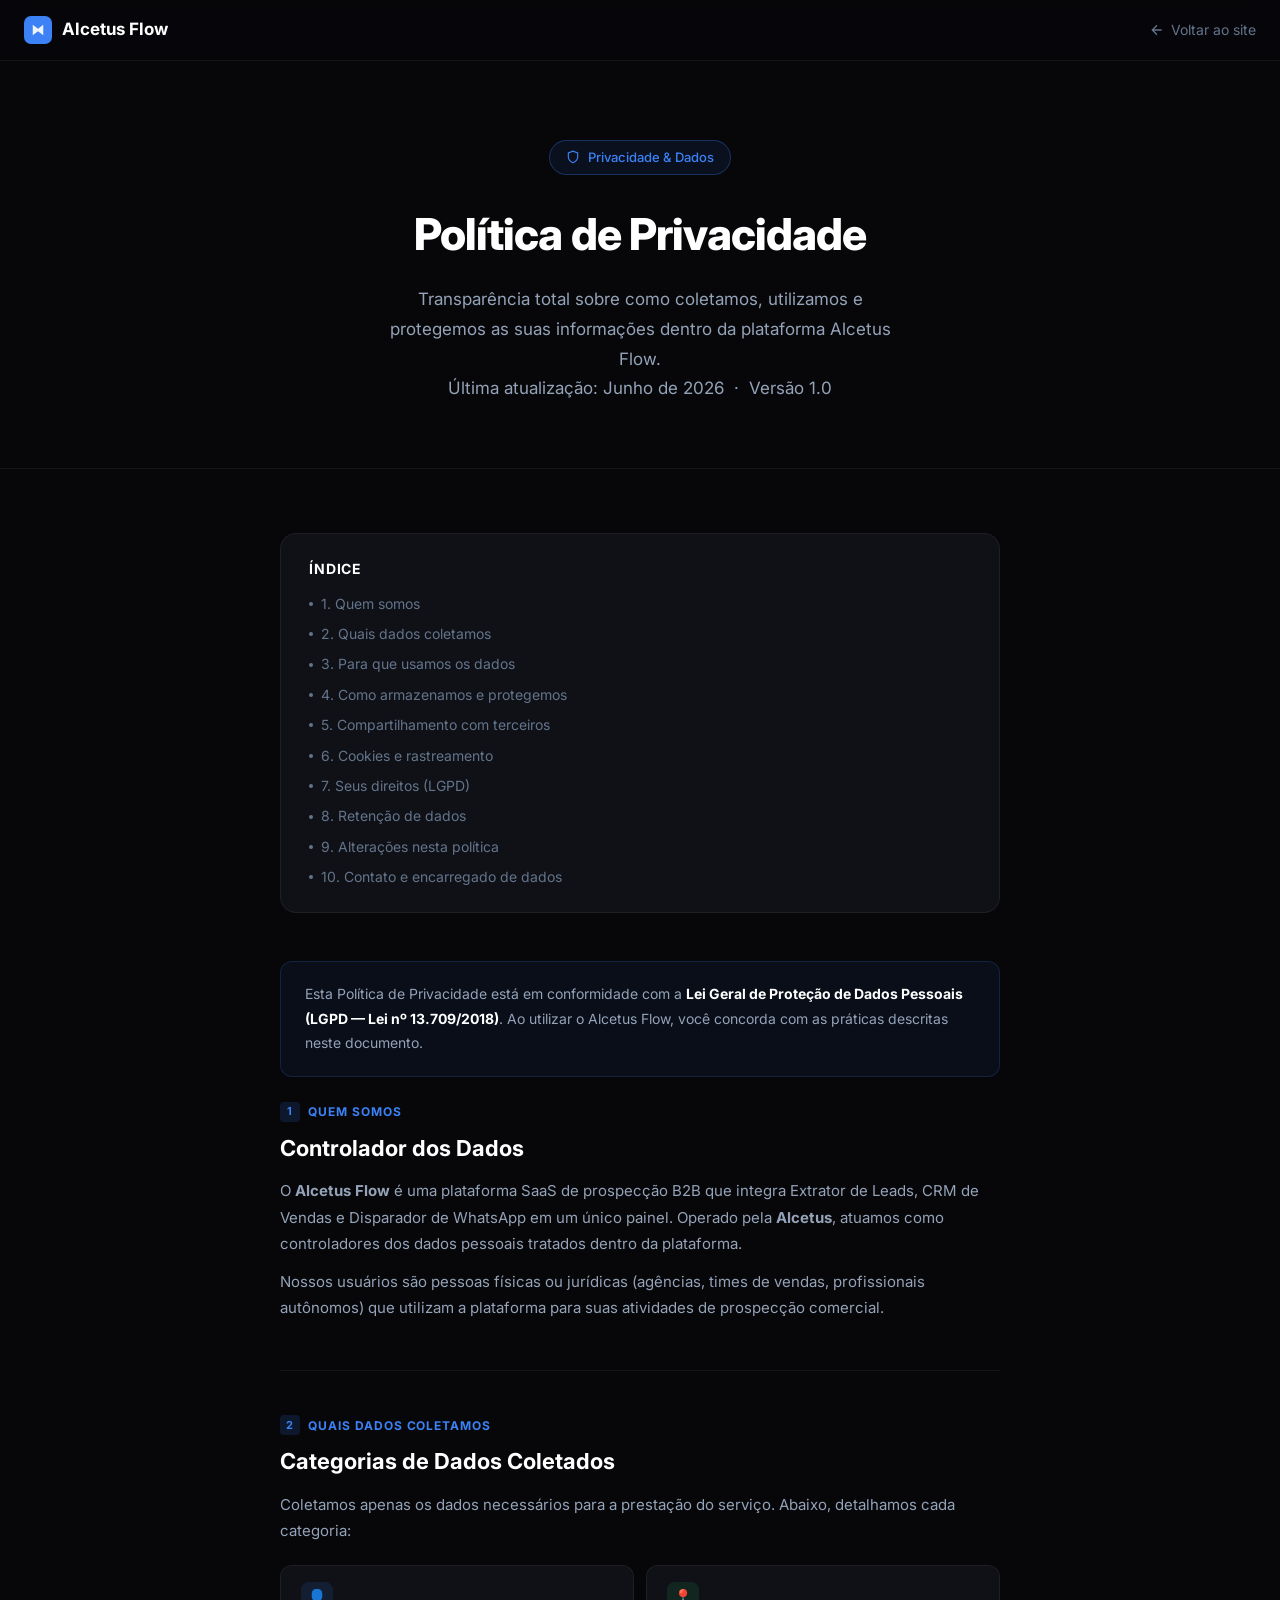
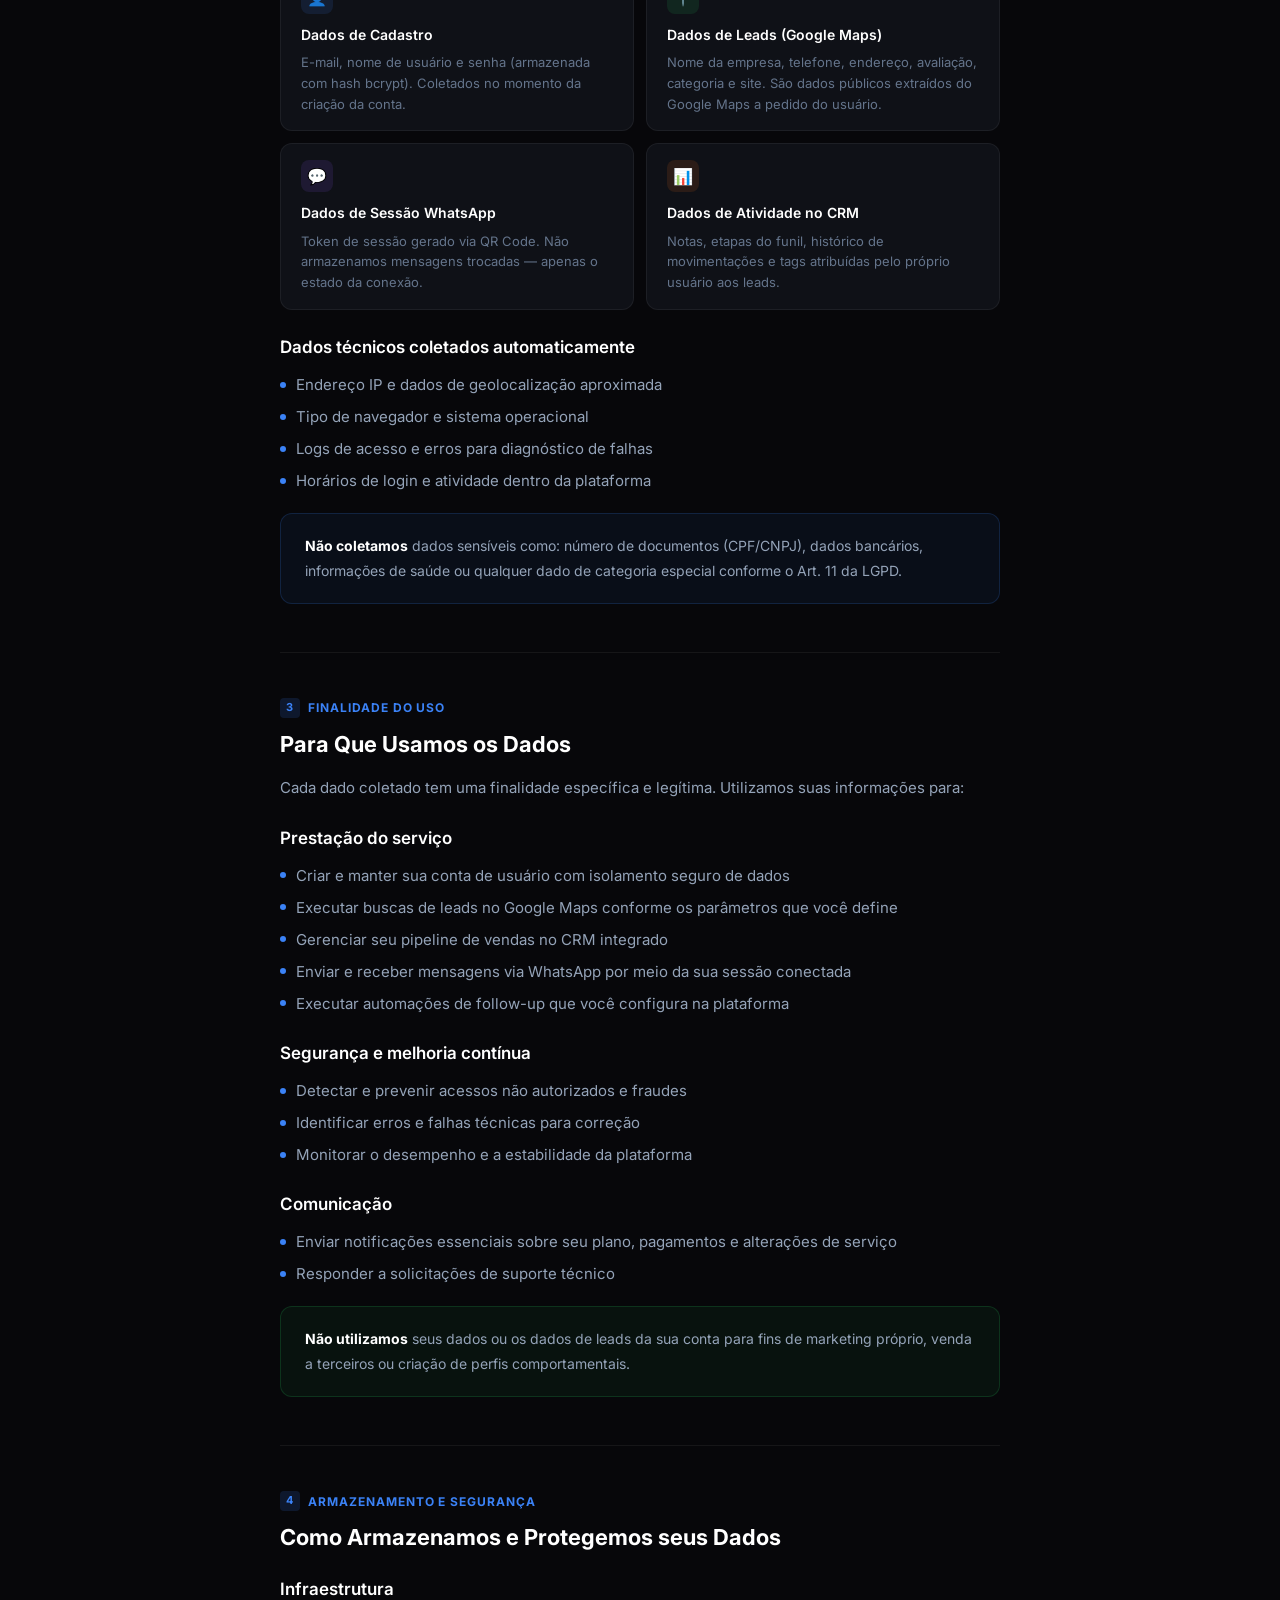
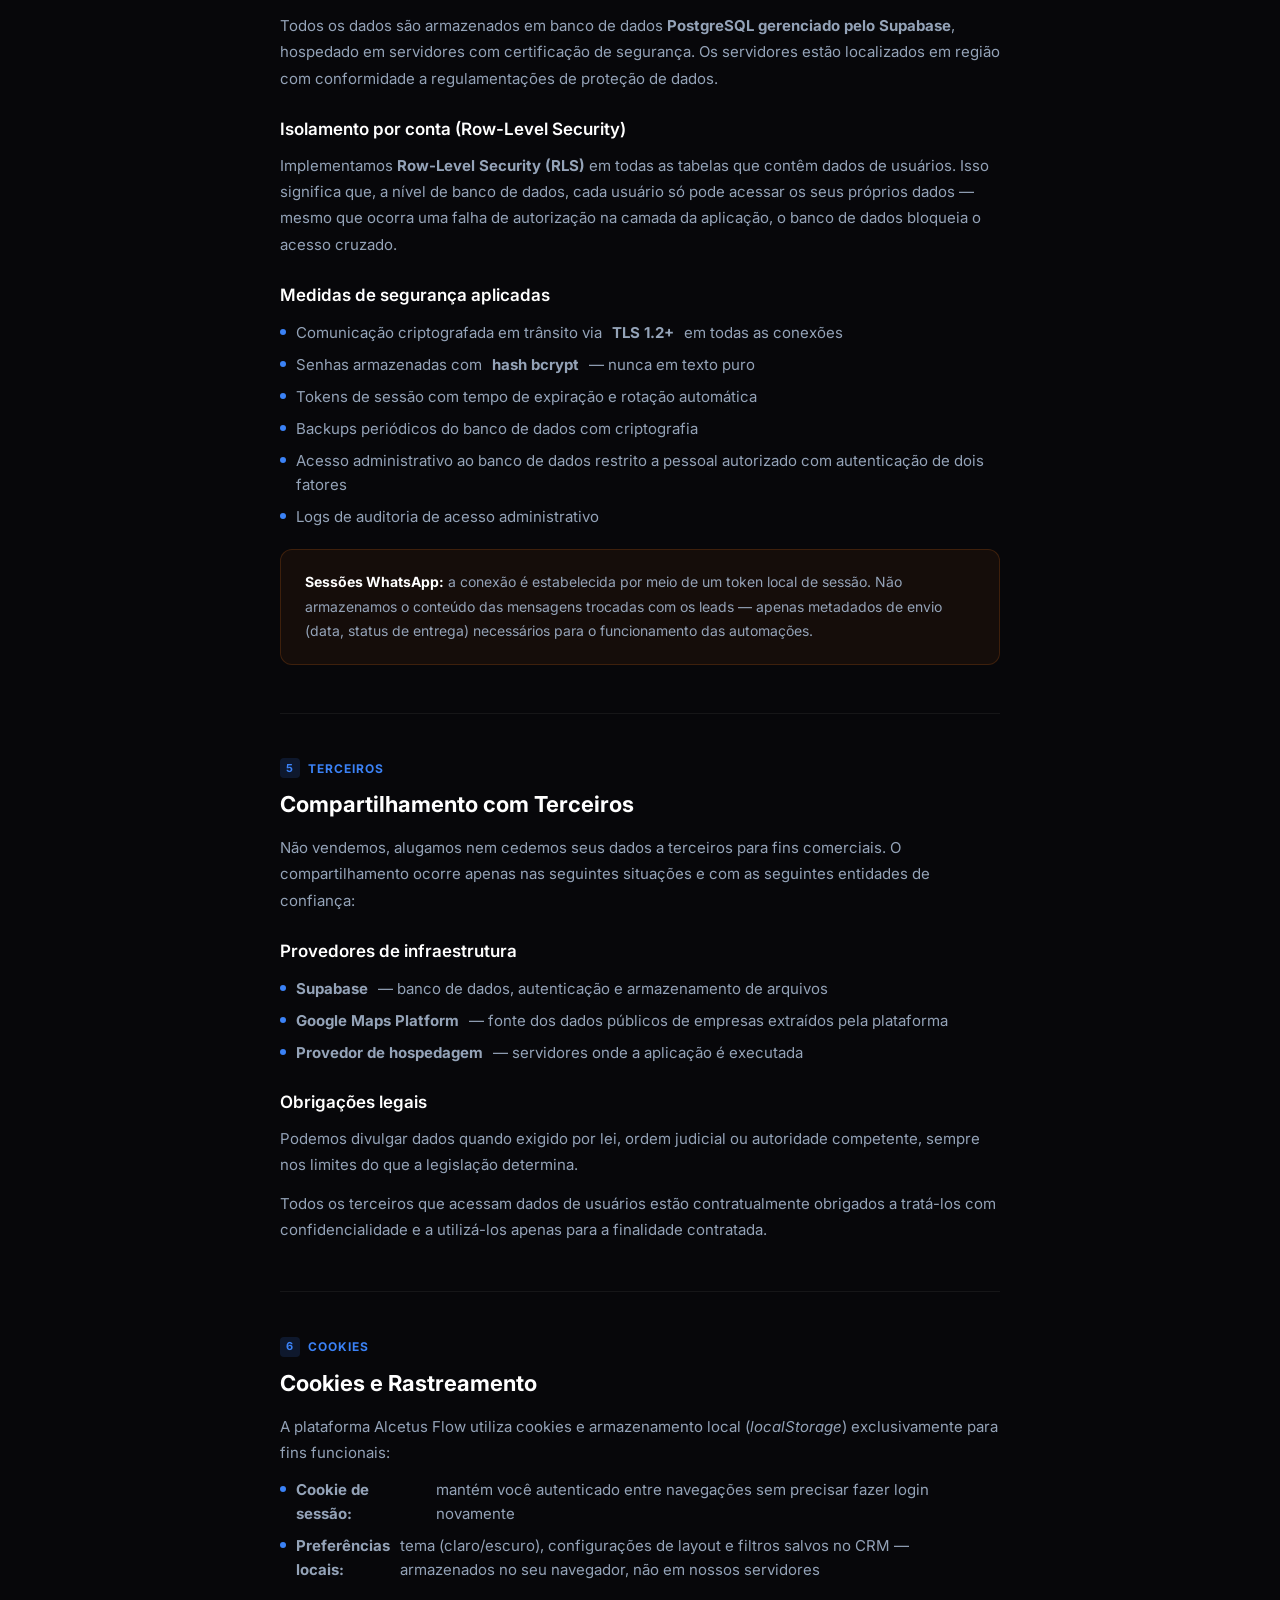
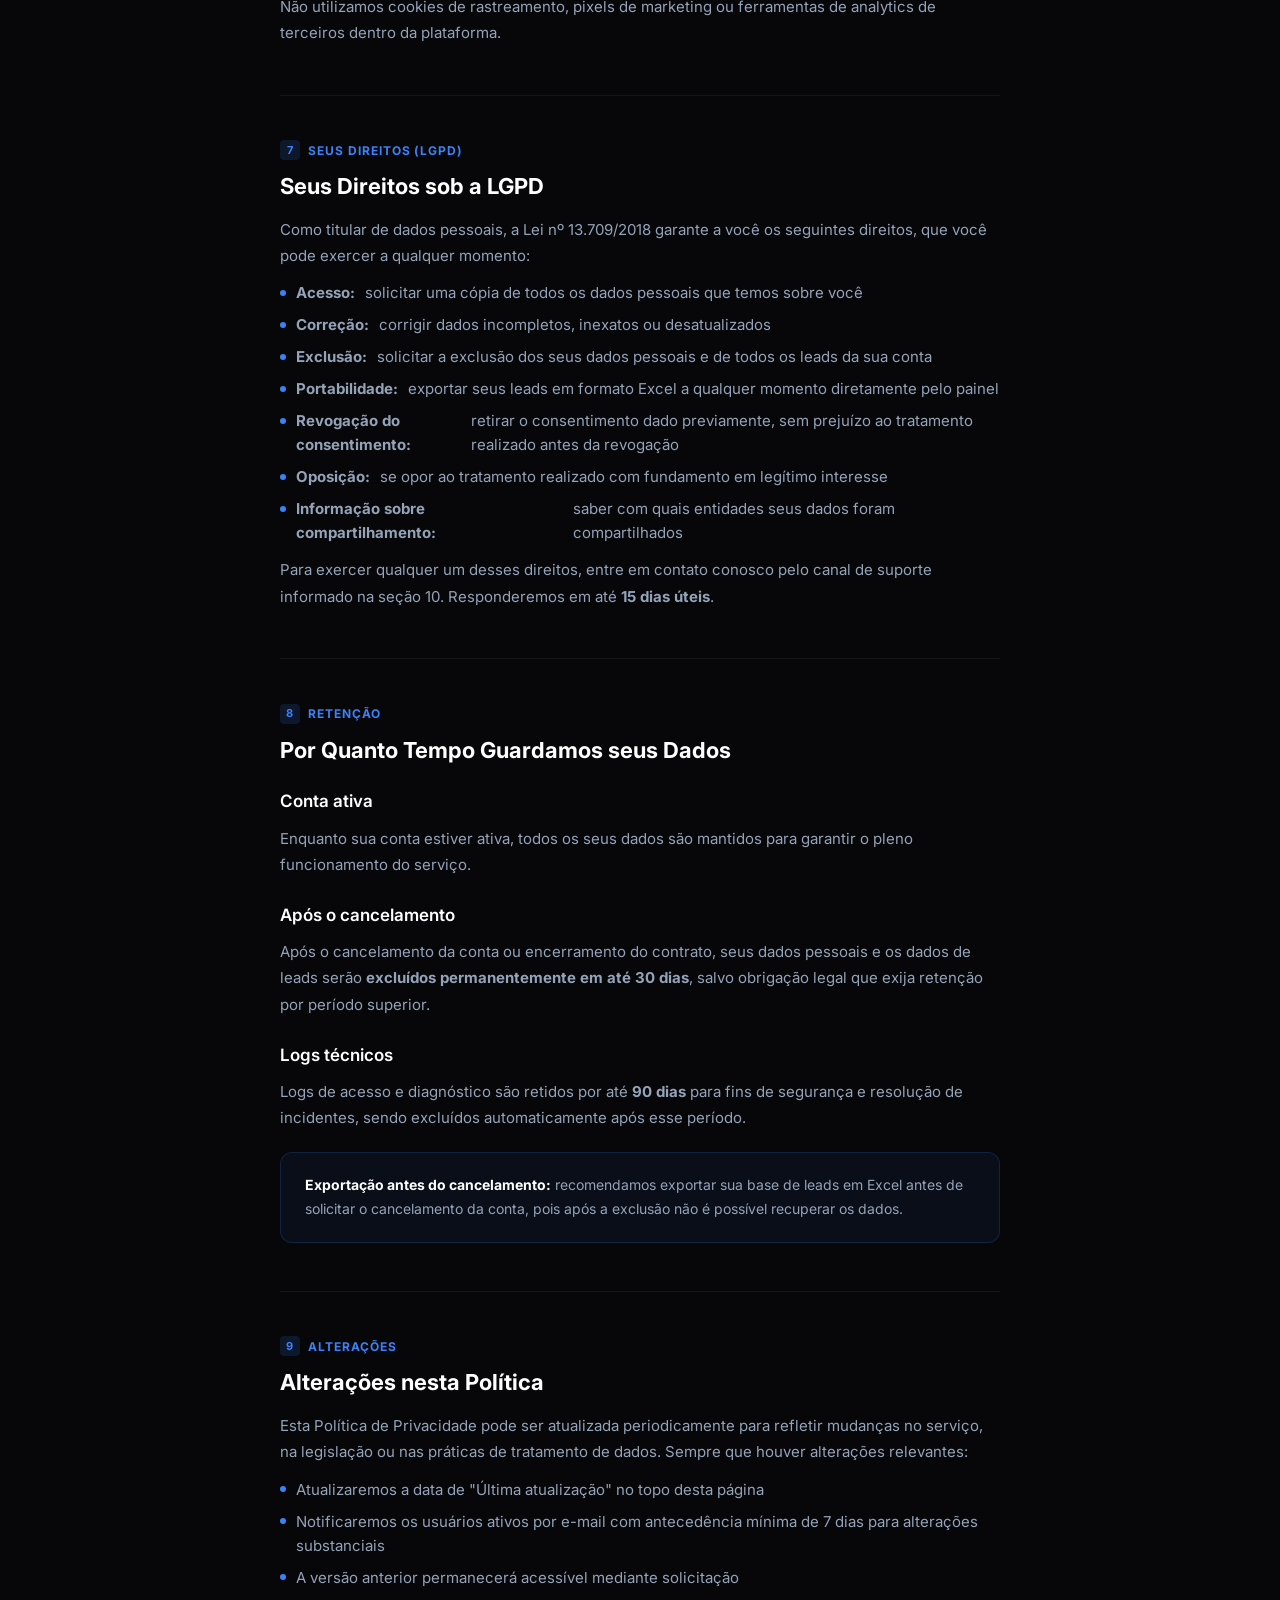
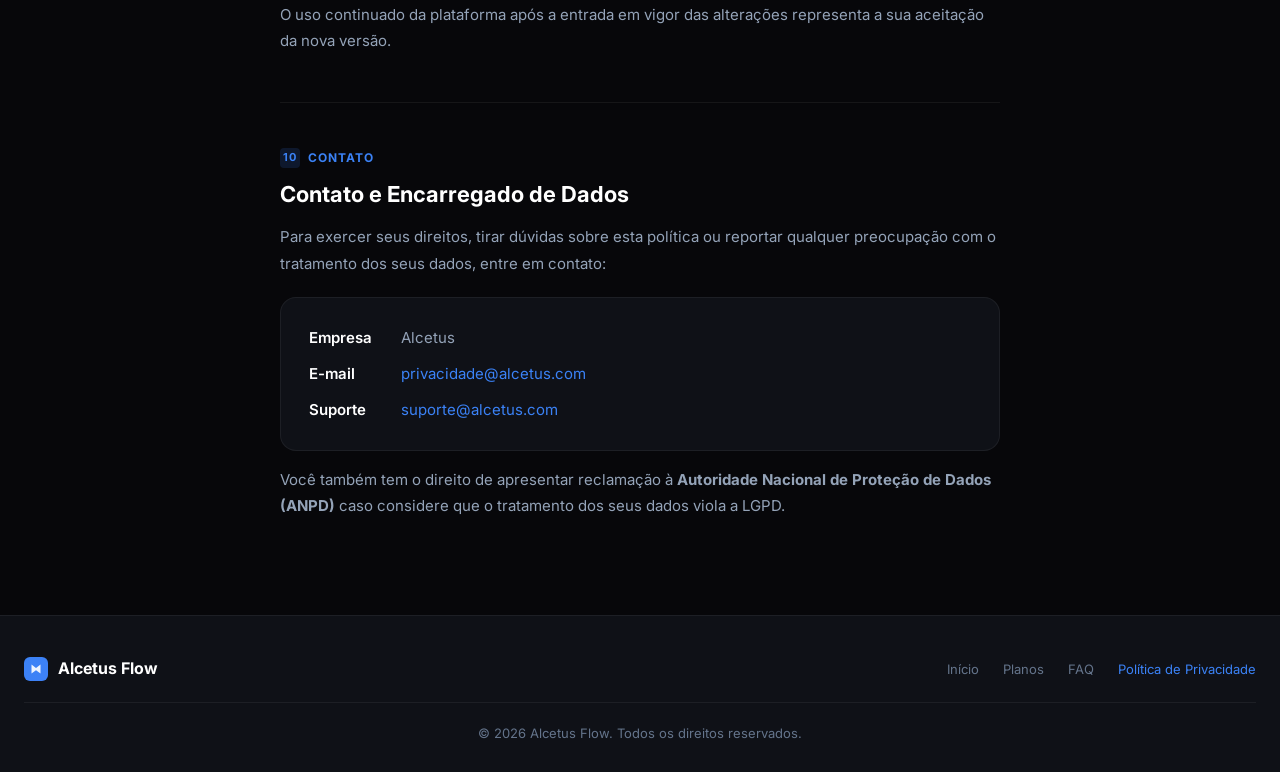
<file: politica-de-privacidade.html>
<!DOCTYPE html>
<html lang="pt-BR">
<head>
<meta charset="UTF-8">
<meta name="viewport" content="width=device-width, initial-scale=1.0">
<title>Política de Privacidade — Alcetus Flow</title>
<meta name="description" content="Saiba como o Alcetus Flow coleta, utiliza e armazena seus dados. Transparência e segurança no tratamento das suas informações.">
<meta name="robots" content="index, follow">
<link rel="preconnect" href="https://fonts.googleapis.com">
<link rel="preconnect" href="https://fonts.gstatic.com" crossorigin>
<link href="https://fonts.googleapis.com/css2?family=Inter:wght@400;500;600;700;800&display=swap" rel="stylesheet">
<style>
/* ========== RESET & BASE ========== */
*,*::before,*::after{margin:0;padding:0;box-sizing:border-box}
html{scroll-behavior:smooth;-webkit-font-smoothing:antialiased;-moz-osx-font-smoothing:grayscale}
body{font-family:'Inter',system-ui,-apple-system,sans-serif;background:#07070a;color:#e2e8f0;line-height:1.6;overflow-x:hidden}
a{text-decoration:none;color:inherit}
button{border:none;cursor:pointer;font-family:inherit}

/* ========== CSS VARIABLES ========== */
:root{
  --max-w:1280px;
  --prose-w:720px;
  --c-bg:#07070a;
  --c-surface:#0f1117;
  --c-surface-2:#161922;
  --c-border:rgba(255,255,255,.06);
  --c-border-hover:rgba(255,255,255,.12);
  --c-text:#e2e8f0;
  --c-text-muted:#94a3b8;
  --c-text-dim:#64748b;
  --c-white:#ffffff;
  --c-green:#22c55e;
  --c-blue:#3b82f6;
  --c-purple:#8b5cf6;
  --grad-blue-purple:linear-gradient(135deg,#3b82f6,#8b5cf6);
  --shadow-sm:0 1px 2px rgba(0,0,0,.3);
  --shadow-md:0 4px 12px rgba(0,0,0,.4);
  --radius-sm:8px;
  --radius-md:12px;
  --radius-lg:16px;
  --radius-full:9999px;
  --ease-out:cubic-bezier(.16,1,.3,1);
  --duration-fast:.2s;
  --duration-normal:.4s;
}

/* ========== LAYOUT ========== */
.container{width:100%;max-width:var(--max-w);margin:0 auto;padding:0 24px}
.prose{max-width:var(--prose-w);margin:0 auto}
@media(max-width:768px){.container{padding:0 16px}}

/* ========== NAVBAR ========== */
.navbar{position:fixed;top:0;left:0;right:0;z-index:100;padding:16px 0;background:rgba(7,7,10,.8);border-bottom:1px solid rgba(255,255,255,.06);backdrop-filter:blur(12px);-webkit-backdrop-filter:blur(12px)}
.navbar__inner{display:flex;align-items:center;justify-content:space-between}
.navbar__logo{display:flex;align-items:center;gap:10px;font-size:1.0625rem;font-weight:700;color:var(--c-white)}
.navbar__back{display:inline-flex;align-items:center;gap:6px;font-size:.875rem;color:var(--c-text-dim);transition:color var(--duration-fast)}
.navbar__back:hover{color:var(--c-white)}
.navbar__back svg{transition:transform var(--duration-fast)}
.navbar__back:hover svg{transform:translateX(-3px)}

/* ========== HERO ========== */
.page-hero{padding:140px 0 64px;text-align:center;border-bottom:1px solid var(--c-border)}
.page-hero__badge{display:inline-flex;align-items:center;gap:8px;padding:6px 16px;border-radius:var(--radius-full);border:1px solid rgba(59,130,246,.3);background:rgba(59,130,246,.08);font-size:.8125rem;font-weight:500;color:var(--c-blue);margin-bottom:24px}
.page-hero h1{font-size:clamp(1.75rem,4vw,2.75rem);font-weight:800;letter-spacing:-.02em;color:var(--c-white);margin-bottom:16px}
.page-hero p{font-size:1.0625rem;color:var(--c-text-muted);max-width:520px;margin:0 auto}
.page-hero__meta{margin-top:20px;font-size:.8125rem;color:var(--c-text-dim)}

/* ========== CONTENT ========== */
.content{padding:64px 0 96px}

/* Table of contents */
.toc{background:var(--c-surface);border:1px solid var(--c-border);border-radius:var(--radius-lg);padding:24px 28px;margin-bottom:48px}
.toc__title{font-size:.875rem;font-weight:700;color:var(--c-white);margin-bottom:12px;text-transform:uppercase;letter-spacing:.06em}
.toc__list{display:flex;flex-direction:column;gap:8px}
.toc__list a{font-size:.875rem;color:var(--c-text-dim);display:flex;align-items:center;gap:8px;transition:color var(--duration-fast)}
.toc__list a:hover{color:var(--c-blue)}
.toc__list a::before{content:'';display:inline-block;width:4px;height:4px;border-radius:50%;background:var(--c-text-dim);flex-shrink:0;transition:background var(--duration-fast)}
.toc__list a:hover::before{background:var(--c-blue)}

/* Sections */
.policy-section{margin-bottom:48px;scroll-margin-top:100px}
.policy-section:last-child{margin-bottom:0}

.section-label{display:inline-flex;align-items:center;gap:8px;font-size:.75rem;font-weight:700;color:var(--c-blue);text-transform:uppercase;letter-spacing:.08em;margin-bottom:12px}
.section-label__num{width:20px;height:20px;border-radius:4px;background:rgba(59,130,246,.15);display:flex;align-items:center;justify-content:center;font-size:.6875rem}

h2{font-size:1.375rem;font-weight:700;color:var(--c-white);margin-bottom:16px;line-height:1.3}
h3{font-size:1.0625rem;font-weight:600;color:var(--c-white);margin-bottom:10px;margin-top:24px}
p{font-size:.9375rem;color:var(--c-text-muted);line-height:1.75;margin-bottom:12px}
p:last-child{margin-bottom:0}

/* Cards de dados */
.data-grid{display:grid;grid-template-columns:1fr 1fr;gap:12px;margin:20px 0}
@media(max-width:600px){.data-grid{grid-template-columns:1fr}}

.data-card{background:var(--c-surface);border:1px solid var(--c-border);border-radius:var(--radius-md);padding:16px 20px}
.data-card__icon{width:32px;height:32px;border-radius:8px;display:flex;align-items:center;justify-content:center;margin-bottom:10px;font-size:1rem}
.data-card__icon--blue{background:rgba(59,130,246,.12)}
.data-card__icon--purple{background:rgba(139,92,246,.12)}
.data-card__icon--green{background:rgba(34,197,94,.12)}
.data-card__icon--orange{background:rgba(249,115,22,.12)}
.data-card h3{font-size:.875rem;font-weight:600;color:var(--c-white);margin-bottom:6px;margin-top:0}
.data-card p{font-size:.8125rem;color:var(--c-text-dim);line-height:1.6;margin:0}

/* Lista de itens */
.item-list{list-style:none;margin:12px 0;display:flex;flex-direction:column;gap:8px}
.item-list li{display:flex;align-items:flex-start;gap:10px;font-size:.9375rem;color:var(--c-text-muted);line-height:1.6}
.item-list li::before{content:'';display:inline-block;width:6px;height:6px;border-radius:50%;background:var(--c-blue);flex-shrink:0;margin-top:.55em}

/* Highlight box */
.highlight-box{background:rgba(59,130,246,.06);border:1px solid rgba(59,130,246,.18);border-radius:var(--radius-md);padding:20px 24px;margin:20px 0}
.highlight-box--green{background:rgba(34,197,94,.06);border-color:rgba(34,197,94,.18)}
.highlight-box--orange{background:rgba(249,115,22,.06);border-color:rgba(249,115,22,.18)}
.highlight-box p{font-size:.875rem;color:var(--c-text-muted);margin:0}
.highlight-box strong{color:var(--c-white)}

/* Divisor */
.divider{height:1px;background:var(--c-border);margin:40px 0}

/* Contato card */
.contact-card{background:var(--c-surface);border:1px solid var(--c-border);border-radius:var(--radius-lg);padding:28px;margin-top:20px;display:flex;flex-direction:column;gap:12px}
.contact-card__row{display:flex;align-items:center;gap:12px;font-size:.9375rem}
.contact-card__label{font-weight:600;color:var(--c-white);min-width:80px}
.contact-card__value{color:var(--c-text-muted)}
.contact-card__value a{color:var(--c-blue);transition:color var(--duration-fast)}
.contact-card__value a:hover{color:var(--c-white)}

/* ========== FOOTER ========== */
.footer{background:var(--c-surface);border-top:1px solid var(--c-border);padding:40px 0 28px}
.footer__inner{display:flex;align-items:center;justify-content:space-between;flex-wrap:wrap;gap:16px}
.footer__logo{display:flex;align-items:center;gap:10px;font-size:1rem;font-weight:700;color:var(--c-white)}
.footer__links{display:flex;align-items:center;gap:24px;flex-wrap:wrap}
.footer__links a{font-size:.8125rem;color:var(--c-text-dim);transition:color var(--duration-fast)}
.footer__links a:hover{color:var(--c-white)}
.footer__copy{width:100%;text-align:center;font-size:.8125rem;color:var(--c-text-dim);padding-top:20px;border-top:1px solid var(--c-border);margin-top:20px}

@media(max-width:600px){
  .footer__inner{justify-content:center;text-align:center}
  .footer__links{justify-content:center}
}
</style>
</head>
<body>

<!-- ========== NAVBAR ========== -->
<nav class="navbar" id="navbar">
  <div class="container">
    <div class="navbar__inner">
      <a href="/" class="navbar__logo">
        <svg width="28" height="28" viewBox="0 0 32 32" fill="none">
          <rect width="32" height="32" rx="8" fill="url(#logo-grad-nav)"/>
          <path d="M10 22V10l6 4.5L22 10v12l-6-4.5L10 22z" fill="#fff" fill-opacity=".9"/>
          <defs><linearGradient id="logo-grad-nav" x1="0" y1="0" x2="32" y2="32"><stop stop-color="#3b82f6"/><stop offset="1" stop-color="#8b5cf6"/></linearGradient></defs>
        </svg>
        Alcetus Flow
      </a>
      <a href="/" class="navbar__back">
        <svg width="16" height="16" viewBox="0 0 24 24" fill="none" stroke="currentColor" stroke-width="2"><path d="M19 12H5M12 5l-7 7 7 7"/></svg>
        Voltar ao site
      </a>
    </div>
  </div>
</nav>

<!-- ========== HERO ========== -->
<div class="page-hero">
  <div class="container">
    <div class="page-hero__badge">
      <svg width="14" height="14" viewBox="0 0 24 24" fill="none" stroke="currentColor" stroke-width="2"><path d="M12 22s8-4 8-10V5l-8-3-8 3v7c0 6 8 10 8 10z"/></svg>
      Privacidade &amp; Dados
    </div>
    <h1>Política de Privacidade</h1>
    <p>Transparência total sobre como coletamos, utilizamos e protegemos as suas informações dentro da plataforma Alcetus Flow.</p>
    <p class="page-hero__meta">Última atualização: Junho de 2026 &nbsp;·&nbsp; Versão 1.0</p>
  </div>
</div>

<!-- ========== CONTEÚDO ========== -->
<div class="content">
  <div class="container">
    <div class="prose">

      <!-- Índice -->
      <div class="toc">
        <div class="toc__title">Índice</div>
        <div class="toc__list">
          <a href="#s1">1. Quem somos</a>
          <a href="#s2">2. Quais dados coletamos</a>
          <a href="#s3">3. Para que usamos os dados</a>
          <a href="#s4">4. Como armazenamos e protegemos</a>
          <a href="#s5">5. Compartilhamento com terceiros</a>
          <a href="#s6">6. Cookies e rastreamento</a>
          <a href="#s7">7. Seus direitos (LGPD)</a>
          <a href="#s8">8. Retenção de dados</a>
          <a href="#s9">9. Alterações nesta política</a>
          <a href="#s10">10. Contato e encarregado de dados</a>
        </div>
      </div>

      <!-- Aviso LGPD -->
      <div class="highlight-box">
        <p>Esta Política de Privacidade está em conformidade com a <strong>Lei Geral de Proteção de Dados Pessoais (LGPD — Lei nº 13.709/2018)</strong>. Ao utilizar o Alcetus Flow, você concorda com as práticas descritas neste documento.</p>
      </div>

      <!-- 1. Quem somos -->
      <div class="policy-section" id="s1">
        <div class="section-label">
          <span class="section-label__num">1</span>
          Quem somos
        </div>
        <h2>Controlador dos Dados</h2>
        <p>O <strong>Alcetus Flow</strong> é uma plataforma SaaS de prospecção B2B que integra Extrator de Leads, CRM de Vendas e Disparador de WhatsApp em um único painel. Operado pela <strong>Alcetus</strong>, atuamos como controladores dos dados pessoais tratados dentro da plataforma.</p>
        <p>Nossos usuários são pessoas físicas ou jurídicas (agências, times de vendas, profissionais autônomos) que utilizam a plataforma para suas atividades de prospecção comercial.</p>
      </div>

      <div class="divider"></div>

      <!-- 2. Dados coletados -->
      <div class="policy-section" id="s2">
        <div class="section-label">
          <span class="section-label__num">2</span>
          Quais dados coletamos
        </div>
        <h2>Categorias de Dados Coletados</h2>
        <p>Coletamos apenas os dados necessários para a prestação do serviço. Abaixo, detalhamos cada categoria:</p>

        <div class="data-grid">
          <div class="data-card">
            <div class="data-card__icon data-card__icon--blue">👤</div>
            <h3>Dados de Cadastro</h3>
            <p>E-mail, nome de usuário e senha (armazenada com hash bcrypt). Coletados no momento da criação da conta.</p>
          </div>
          <div class="data-card">
            <div class="data-card__icon data-card__icon--green">📍</div>
            <h3>Dados de Leads (Google Maps)</h3>
            <p>Nome da empresa, telefone, endereço, avaliação, categoria e site. São dados públicos extraídos do Google Maps a pedido do usuário.</p>
          </div>
          <div class="data-card">
            <div class="data-card__icon data-card__icon--purple">💬</div>
            <h3>Dados de Sessão WhatsApp</h3>
            <p>Token de sessão gerado via QR Code. Não armazenamos mensagens trocadas — apenas o estado da conexão.</p>
          </div>
          <div class="data-card">
            <div class="data-card__icon data-card__icon--orange">📊</div>
            <h3>Dados de Atividade no CRM</h3>
            <p>Notas, etapas do funil, histórico de movimentações e tags atribuídas pelo próprio usuário aos leads.</p>
          </div>
        </div>

        <h3>Dados técnicos coletados automaticamente</h3>
        <ul class="item-list">
          <li>Endereço IP e dados de geolocalização aproximada</li>
          <li>Tipo de navegador e sistema operacional</li>
          <li>Logs de acesso e erros para diagnóstico de falhas</li>
          <li>Horários de login e atividade dentro da plataforma</li>
        </ul>

        <div class="highlight-box">
          <p><strong>Não coletamos</strong> dados sensíveis como: número de documentos (CPF/CNPJ), dados bancários, informações de saúde ou qualquer dado de categoria especial conforme o Art. 11 da LGPD.</p>
        </div>
      </div>

      <div class="divider"></div>

      <!-- 3. Para que usamos -->
      <div class="policy-section" id="s3">
        <div class="section-label">
          <span class="section-label__num">3</span>
          Finalidade do uso
        </div>
        <h2>Para Que Usamos os Dados</h2>
        <p>Cada dado coletado tem uma finalidade específica e legítima. Utilizamos suas informações para:</p>

        <h3>Prestação do serviço</h3>
        <ul class="item-list">
          <li>Criar e manter sua conta de usuário com isolamento seguro de dados</li>
          <li>Executar buscas de leads no Google Maps conforme os parâmetros que você define</li>
          <li>Gerenciar seu pipeline de vendas no CRM integrado</li>
          <li>Enviar e receber mensagens via WhatsApp por meio da sua sessão conectada</li>
          <li>Executar automações de follow-up que você configura na plataforma</li>
        </ul>

        <h3>Segurança e melhoria contínua</h3>
        <ul class="item-list">
          <li>Detectar e prevenir acessos não autorizados e fraudes</li>
          <li>Identificar erros e falhas técnicas para correção</li>
          <li>Monitorar o desempenho e a estabilidade da plataforma</li>
        </ul>

        <h3>Comunicação</h3>
        <ul class="item-list">
          <li>Enviar notificações essenciais sobre seu plano, pagamentos e alterações de serviço</li>
          <li>Responder a solicitações de suporte técnico</li>
        </ul>

        <div class="highlight-box highlight-box--green">
          <p><strong>Não utilizamos</strong> seus dados ou os dados de leads da sua conta para fins de marketing próprio, venda a terceiros ou criação de perfis comportamentais.</p>
        </div>
      </div>

      <div class="divider"></div>

      <!-- 4. Armazenamento -->
      <div class="policy-section" id="s4">
        <div class="section-label">
          <span class="section-label__num">4</span>
          Armazenamento e segurança
        </div>
        <h2>Como Armazenamos e Protegemos seus Dados</h2>

        <h3>Infraestrutura</h3>
        <p>Todos os dados são armazenados em banco de dados <strong>PostgreSQL gerenciado pelo Supabase</strong>, hospedado em servidores com certificação de segurança. Os servidores estão localizados em região com conformidade a regulamentações de proteção de dados.</p>

        <h3>Isolamento por conta (Row-Level Security)</h3>
        <p>Implementamos <strong>Row-Level Security (RLS)</strong> em todas as tabelas que contêm dados de usuários. Isso significa que, a nível de banco de dados, cada usuário só pode acessar os seus próprios dados — mesmo que ocorra uma falha de autorização na camada da aplicação, o banco de dados bloqueia o acesso cruzado.</p>

        <h3>Medidas de segurança aplicadas</h3>
        <ul class="item-list">
          <li>Comunicação criptografada em trânsito via <strong>TLS 1.2+</strong> em todas as conexões</li>
          <li>Senhas armazenadas com <strong>hash bcrypt</strong> — nunca em texto puro</li>
          <li>Tokens de sessão com tempo de expiração e rotação automática</li>
          <li>Backups periódicos do banco de dados com criptografia</li>
          <li>Acesso administrativo ao banco de dados restrito a pessoal autorizado com autenticação de dois fatores</li>
          <li>Logs de auditoria de acesso administrativo</li>
        </ul>

        <div class="highlight-box highlight-box--orange">
          <p><strong>Sessões WhatsApp:</strong> a conexão é estabelecida por meio de um token local de sessão. Não armazenamos o conteúdo das mensagens trocadas com os leads — apenas metadados de envio (data, status de entrega) necessários para o funcionamento das automações.</p>
        </div>
      </div>

      <div class="divider"></div>

      <!-- 5. Terceiros -->
      <div class="policy-section" id="s5">
        <div class="section-label">
          <span class="section-label__num">5</span>
          Terceiros
        </div>
        <h2>Compartilhamento com Terceiros</h2>
        <p>Não vendemos, alugamos nem cedemos seus dados a terceiros para fins comerciais. O compartilhamento ocorre apenas nas seguintes situações e com as seguintes entidades de confiança:</p>

        <h3>Provedores de infraestrutura</h3>
        <ul class="item-list">
          <li><strong>Supabase</strong> — banco de dados, autenticação e armazenamento de arquivos</li>
          <li><strong>Google Maps Platform</strong> — fonte dos dados públicos de empresas extraídos pela plataforma</li>
          <li><strong>Provedor de hospedagem</strong> — servidores onde a aplicação é executada</li>
        </ul>

        <h3>Obrigações legais</h3>
        <p>Podemos divulgar dados quando exigido por lei, ordem judicial ou autoridade competente, sempre nos limites do que a legislação determina.</p>

        <p>Todos os terceiros que acessam dados de usuários estão contratualmente obrigados a tratá-los com confidencialidade e a utilizá-los apenas para a finalidade contratada.</p>
      </div>

      <div class="divider"></div>

      <!-- 6. Cookies -->
      <div class="policy-section" id="s6">
        <div class="section-label">
          <span class="section-label__num">6</span>
          Cookies
        </div>
        <h2>Cookies e Rastreamento</h2>
        <p>A plataforma Alcetus Flow utiliza cookies e armazenamento local (<em>localStorage</em>) exclusivamente para fins funcionais:</p>
        <ul class="item-list">
          <li><strong>Cookie de sessão:</strong> mantém você autenticado entre navegações sem precisar fazer login novamente</li>
          <li><strong>Preferências locais:</strong> tema (claro/escuro), configurações de layout e filtros salvos no CRM — armazenados no seu navegador, não em nossos servidores</li>
        </ul>
        <p>Não utilizamos cookies de rastreamento, pixels de marketing ou ferramentas de analytics de terceiros dentro da plataforma.</p>
      </div>

      <div class="divider"></div>

      <!-- 7. LGPD -->
      <div class="policy-section" id="s7">
        <div class="section-label">
          <span class="section-label__num">7</span>
          Seus direitos (LGPD)
        </div>
        <h2>Seus Direitos sob a LGPD</h2>
        <p>Como titular de dados pessoais, a Lei nº 13.709/2018 garante a você os seguintes direitos, que você pode exercer a qualquer momento:</p>

        <ul class="item-list">
          <li><strong>Acesso:</strong> solicitar uma cópia de todos os dados pessoais que temos sobre você</li>
          <li><strong>Correção:</strong> corrigir dados incompletos, inexatos ou desatualizados</li>
          <li><strong>Exclusão:</strong> solicitar a exclusão dos seus dados pessoais e de todos os leads da sua conta</li>
          <li><strong>Portabilidade:</strong> exportar seus leads em formato Excel a qualquer momento diretamente pelo painel</li>
          <li><strong>Revogação do consentimento:</strong> retirar o consentimento dado previamente, sem prejuízo ao tratamento realizado antes da revogação</li>
          <li><strong>Oposição:</strong> se opor ao tratamento realizado com fundamento em legítimo interesse</li>
          <li><strong>Informação sobre compartilhamento:</strong> saber com quais entidades seus dados foram compartilhados</li>
        </ul>

        <p>Para exercer qualquer um desses direitos, entre em contato conosco pelo canal de suporte informado na seção 10. Responderemos em até <strong>15 dias úteis</strong>.</p>
      </div>

      <div class="divider"></div>

      <!-- 8. Retenção -->
      <div class="policy-section" id="s8">
        <div class="section-label">
          <span class="section-label__num">8</span>
          Retenção
        </div>
        <h2>Por Quanto Tempo Guardamos seus Dados</h2>

        <h3>Conta ativa</h3>
        <p>Enquanto sua conta estiver ativa, todos os seus dados são mantidos para garantir o pleno funcionamento do serviço.</p>

        <h3>Após o cancelamento</h3>
        <p>Após o cancelamento da conta ou encerramento do contrato, seus dados pessoais e os dados de leads serão <strong>excluídos permanentemente em até 30 dias</strong>, salvo obrigação legal que exija retenção por período superior.</p>

        <h3>Logs técnicos</h3>
        <p>Logs de acesso e diagnóstico são retidos por até <strong>90 dias</strong> para fins de segurança e resolução de incidentes, sendo excluídos automaticamente após esse período.</p>

        <div class="highlight-box">
          <p><strong>Exportação antes do cancelamento:</strong> recomendamos exportar sua base de leads em Excel antes de solicitar o cancelamento da conta, pois após a exclusão não é possível recuperar os dados.</p>
        </div>
      </div>

      <div class="divider"></div>

      <!-- 9. Alterações -->
      <div class="policy-section" id="s9">
        <div class="section-label">
          <span class="section-label__num">9</span>
          Alterações
        </div>
        <h2>Alterações nesta Política</h2>
        <p>Esta Política de Privacidade pode ser atualizada periodicamente para refletir mudanças no serviço, na legislação ou nas práticas de tratamento de dados. Sempre que houver alterações relevantes:</p>
        <ul class="item-list">
          <li>Atualizaremos a data de "Última atualização" no topo desta página</li>
          <li>Notificaremos os usuários ativos por e-mail com antecedência mínima de 7 dias para alterações substanciais</li>
          <li>A versão anterior permanecerá acessível mediante solicitação</li>
        </ul>
        <p>O uso continuado da plataforma após a entrada em vigor das alterações representa a sua aceitação da nova versão.</p>
      </div>

      <div class="divider"></div>

      <!-- 10. Contato -->
      <div class="policy-section" id="s10">
        <div class="section-label">
          <span class="section-label__num">10</span>
          Contato
        </div>
        <h2>Contato e Encarregado de Dados</h2>
        <p>Para exercer seus direitos, tirar dúvidas sobre esta política ou reportar qualquer preocupação com o tratamento dos seus dados, entre em contato:</p>

        <div class="contact-card">
          <div class="contact-card__row">
            <span class="contact-card__label">Empresa</span>
            <span class="contact-card__value">Alcetus</span>
          </div>
          <div class="contact-card__row">
            <span class="contact-card__label">E-mail</span>
            <span class="contact-card__value"><a href="mailto:privacidade@alcetus.com">privacidade@alcetus.com</a></span>
          </div>
          <div class="contact-card__row">
            <span class="contact-card__label">Suporte</span>
            <span class="contact-card__value"><a href="mailto:suporte@alcetus.com">suporte@alcetus.com</a></span>
          </div>
        </div>

        <p style="margin-top:16px">Você também tem o direito de apresentar reclamação à <strong>Autoridade Nacional de Proteção de Dados (ANPD)</strong> caso considere que o tratamento dos seus dados viola a LGPD.</p>
      </div>

    </div><!-- /prose -->
  </div><!-- /container -->
</div><!-- /content -->

<!-- ========== FOOTER ========== -->
<footer class="footer">
  <div class="container">
    <div class="footer__inner">
      <div class="footer__logo">
        <svg width="24" height="24" viewBox="0 0 32 32" fill="none">
          <rect width="32" height="32" rx="8" fill="url(#logo-grad-ft)"/>
          <path d="M10 22V10l6 4.5L22 10v12l-6-4.5L10 22z" fill="#fff" fill-opacity=".9"/>
          <defs><linearGradient id="logo-grad-ft" x1="0" y1="0" x2="32" y2="32"><stop stop-color="#3b82f6"/><stop offset="1" stop-color="#8b5cf6"/></linearGradient></defs>
        </svg>
        Alcetus Flow
      </div>
      <div class="footer__links">
        <a href="/">Início</a>
        <a href="/#planos">Planos</a>
        <a href="/#faq">FAQ</a>
        <a href="/politica-de-privacidade" style="color:var(--c-blue)">Política de Privacidade</a>
      </div>
    </div>
    <div class="footer__copy">
      &copy; 2026 Alcetus Flow. Todos os direitos reservados.
    </div>
  </div>
</footer>

</body>
</html>
</file>
<file: styles.css>
/* ===== DESIGN TOKENS (from original site) ===== */
:root {
  --background: 240 10% 3.9%;
  --foreground: 0 0% 95%;
  --card: 240 6% 6%;
  --card-foreground: 0 0% 95%;
  --primary: 230 80% 60%;
  --primary-foreground: 0 0% 100%;
  --secondary: 260 60% 55%;
  --muted: 240 6% 12%;
  --muted-foreground: 240 5% 55%;
  --accent: 250 70% 58%;
  --destructive: 0 84.2% 60.2%;
  --border: 240 6% 15%;
  --ring: 230 80% 60%;
  --radius: 0.75rem;
}

*, *::before, *::after { box-sizing: border-box; }
* { margin: 0; padding: 0; }

html { scroll-behavior: smooth; }

body {
  font-family: 'Inter', -apple-system, BlinkMacSystemFont, 'Segoe UI', Roboto, sans-serif;
  background: hsl(var(--background));
  color: hsl(var(--foreground));
  line-height: 1.5;
  -webkit-font-smoothing: antialiased;
  overflow-x: hidden;
}

a { color: inherit; text-decoration: none; }
button { font-family: inherit; background: none; border: none; cursor: pointer; color: inherit; }
input { font-family: inherit; }
ul { list-style: none; }
svg { display: block; }

/* ===== LAYOUT HELPERS ===== */
.content-max { max-width: 1280px; margin: 0 auto; }
.section-padding { padding-left: 1.25rem; padding-right: 1.25rem; }
@media (min-width: 768px) { .section-padding { padding-left: 1.5rem; padding-right: 1.5rem; } }
@media (min-width: 881px) { .section-padding { padding-left: 2rem; padding-right: 2rem; } }
@media (min-width: 1025px) { .section-padding { padding-left: 2.5rem; padding-right: 2.5rem; } }
@media (min-width: 1201px) { .section-padding { padding-left: 3rem; padding-right: 3rem; } }
@media (min-width: 1367px) { .section-padding { padding-left: 4rem; padding-right: 4rem; } }

.center { text-align: center; }
.relative { position: relative; }
.muted { color: hsl(var(--muted-foreground)); }
.strong { font-weight: 600; }
.strong-16 { font-size: 1rem; font-weight: 600; }
.small { font-size: 0.875rem; }
.tiny { font-size: 0.75rem; }
.mt-1 { margin-top: 0.25rem; }
.mb-4 { margin-bottom: 1rem; }
.mb-6 { margin-bottom: 1.5rem; }
.striked { text-decoration: line-through; }

/* ===== GLASS / GRADIENT UTILITIES ===== */
.glass {
  border: 1px solid hsl(var(--border) / 0.5);
  background: hsl(var(--card) / 0.4);
  backdrop-filter: blur(24px);
  -webkit-backdrop-filter: blur(24px);
}

.gradient-text {
  background-image: linear-gradient(to right, hsl(var(--primary)), hsl(var(--accent)));
  -webkit-background-clip: text;
  background-clip: text;
  color: transparent;
  display: inline-block;
}

.gradient-border { position: relative; }
.gradient-border::before {
  content: "";
  position: absolute;
  inset: 0;
  border-radius: inherit;
  padding: 1px;
  background: linear-gradient(135deg, #4763eb, #7547d1);
  -webkit-mask: linear-gradient(#fff 0 0) content-box, linear-gradient(#fff 0 0);
  -webkit-mask-composite: xor;
  mask-composite: exclude;
  pointer-events: none;
}

/* ===== ANIMATIONS ===== */
@keyframes fade-in-up {
  0%   { opacity: 0; transform: translateY(20px); }
  100% { opacity: 1; transform: translateY(0); }
}
@keyframes scale-in {
  0%   { opacity: 0; transform: scale(0.95); }
  100% { opacity: 1; transform: scale(1); }
}
@keyframes glow {
  0%, 100% { opacity: 0.4; }
  50%      { opacity: 0.8; }
}
@keyframes accordion-down {
  from { height: 0; }
  to   { height: var(--content-height); }
}
@keyframes accordion-up {
  from { height: var(--content-height); }
  to   { height: 0; }
}

.fade-up {
  opacity: 0;
  animation: fade-in-up 0.7s ease-out forwards;
}
.scale-in {
  opacity: 0;
  animation: scale-in 0.5s ease-out forwards;
}
.reveal { opacity: 0; transform: translateY(20px); transition: opacity 0.7s ease-out, transform 0.7s ease-out; }
.reveal.is-visible { opacity: 1; transform: translateY(0); }

/* ===== BUTTONS ===== */
.btn-primary {
  display: inline-flex;
  align-items: center;
  justify-content: center;
  gap: 0.75rem;
  background: linear-gradient(to right, hsl(var(--primary)), hsl(var(--accent)));
  color: hsl(var(--primary-foreground));
  font-weight: 600;
  border-radius: 0.75rem;
  transition: transform 0.3s ease, box-shadow 0.3s ease, opacity 0.3s ease;
  white-space: nowrap;
}
.btn-primary:hover {
  transform: scale(1.02);
  box-shadow: 0 20px 40px -10px hsl(var(--primary) / 0.25);
}
.btn-sm { padding: 0.625rem 1.25rem; font-size: 0.875rem; border-radius: 0.5rem; }
.btn-md { padding: 0.5rem 1.5rem; height: 3rem; font-size: 0.875rem; }
.btn-lg { padding: 1rem 2rem; font-size: 1rem; }
.btn-xl { padding: 1.25rem 2.5rem; font-size: 1.125rem; }
.btn-block { width: 100%; }

/* ===== NAV ===== */
.nav {
  position: fixed;
  top: 0; left: 0; right: 0;
  z-index: 50;
  transition: background 0.3s ease, backdrop-filter 0.3s ease, border-bottom 0.3s ease;
  background: transparent;
}
.nav.scrolled {
  background: hsl(var(--background) / 0.8);
  backdrop-filter: blur(24px);
  -webkit-backdrop-filter: blur(24px);
  border-bottom: 1px solid hsl(var(--border) / 0.5);
}
.nav-inner {
  display: flex;
  align-items: center;
  justify-content: space-between;
  height: 4rem;
}
@media (min-width: 881px) { .nav-inner { height: 5rem; } }

.brand {
  font-size: 1.25rem;
  font-weight: 700;
}
@media (min-width: 881px) { .brand { font-size: 1.5rem; } }

.nav-links { display: none; }
@media (min-width: 881px) {
  .nav-links { display: flex; align-items: center; gap: 2rem; }
}
.nav-link {
  font-size: 0.875rem;
  font-weight: 500;
  color: hsl(var(--muted-foreground));
  transition: color 0.2s ease;
}
.nav-link:hover { color: hsl(var(--foreground)); }

.mobile-toggle {
  display: flex;
  padding: 0.5rem;
  color: hsl(var(--foreground));
}
@media (min-width: 881px) { .mobile-toggle { display: none; } }

.mobile-menu {
  display: none;
  flex-direction: column;
  gap: 0.25rem;
  padding: 1rem 1.25rem 1.5rem;
  background: hsl(var(--background) / 0.95);
  backdrop-filter: blur(24px);
  border-bottom: 1px solid hsl(var(--border) / 0.5);
}
.mobile-menu.open { display: flex; }
@media (min-width: 881px) { .mobile-menu.open { display: none; } }
.mobile-link {
  padding: 0.75rem 0;
  font-size: 0.95rem;
  font-weight: 500;
  color: hsl(var(--muted-foreground));
  border-bottom: 1px solid hsl(var(--border) / 0.3);
}
.mobile-link:hover { color: hsl(var(--foreground)); }
.mobile-cta { margin-top: 0.75rem; align-self: stretch; }

/* ===== HERO ===== */
.hero {
  position: relative;
  min-height: 100vh;
  display: flex;
  align-items: center;
  padding-top: 5rem;
  overflow: hidden;
}
.hero-inner { width: 100%; padding-top: 4rem; padding-bottom: 4rem; }
@media (min-width: 881px) { .hero-inner { padding-top: 6rem; padding-bottom: 6rem; } }

.hero-grid {
  display: flex;
  flex-direction: column;
  align-items: center;
  gap: 3rem;
}
@media (min-width: 881px) {
  .hero-grid { flex-direction: row; gap: 4rem; }
}

.hero-left {
  flex: 1;
  text-align: center;
}
@media (min-width: 881px) { .hero-left { text-align: left; } }

.hero-right { flex: 1; width: 100%; max-width: 36rem; }

.tag {
  display: inline-block;
  padding: 0.375rem 1rem;
  border: 1px solid hsl(var(--border) / 0.5);
  background: hsl(var(--card) / 0.4);
  backdrop-filter: blur(24px);
  border-radius: 9999px;
  font-size: 0.75rem;
  font-weight: 500;
  color: hsl(var(--primary));
  margin-bottom: 1.5rem;
}

.hero-title {
  font-size: 1.5rem;
  font-weight: 700;
  line-height: 1.2;
  margin-bottom: 1.5rem;
}
@media (min-width: 768px) { .hero-title { font-size: 1.875rem; } }
@media (min-width: 881px) { .hero-title { font-size: 2.25rem; } }
@media (min-width: 1201px) { .hero-title { font-size: 2.5rem; } }
@media (min-width: 1367px) { .hero-title { font-size: 2.75rem; } }

.hero-sub {
  font-size: 0.875rem;
  color: hsl(var(--muted-foreground));
  margin-bottom: 2rem;
  max-width: 36rem;
}
@media (min-width: 881px) { .hero-sub { font-size: 1rem; max-width: none; } }

/* ===== HERO MOCKUP ===== */
.mockup {
  border-radius: 1rem;
  overflow: hidden;
}

.mockup-top {
  display: flex;
  align-items: center;
  gap: 0.5rem;
  padding: 0.75rem 1rem;
  border-bottom: 1px solid hsl(var(--border) / 0.5);
}
.dots { display: flex; gap: 0.375rem; }
.dot { width: 0.75rem; height: 0.75rem; border-radius: 9999px; display: block; }
.dot-red { background: hsl(var(--destructive) / 0.6); }
.dot-yellow { background: hsl(48 100% 50% / 0.6); }
.dot-green { background: hsl(142 70% 45% / 0.6); }
.url-bar {
  margin-left: 0.75rem;
  padding: 0.25rem 0.75rem;
  background: hsl(var(--muted) / 0.5);
  border-radius: 0.375rem;
  font-size: 0.75rem;
  color: hsl(var(--muted-foreground));
  width: fit-content;
}

.mockup-body { padding: 1.5rem; display: flex; flex-direction: column; gap: 1rem; }
.mockup-header { display: flex; align-items: center; gap: 0.75rem; margin-bottom: 1.5rem; }
.mockup-logo {
  width: 2rem; height: 2rem;
  border-radius: 0.5rem;
  background: linear-gradient(to bottom right, hsl(var(--primary)), hsl(var(--accent)));
}
.skel { border-radius: 0.25rem; background: hsl(var(--muted) / 0.6); }
.skel-name { height: 0.75rem; width: 8rem; }
.skel-right { margin-left: auto; display: flex; gap: 0.5rem; }
.skel-link { height: 0.75rem; width: 4rem; background: hsl(var(--muted) / 0.4); border-radius: 0.25rem; }

.mockup-stats { display: grid; grid-template-columns: repeat(3, 1fr); gap: 0.75rem; }
.stat-card {
  border-radius: 0.5rem;
  padding: 1rem;
  display: flex; flex-direction: column; gap: 0.5rem;
}
.bar { height: 0.5rem; border-radius: 0.25rem; }
.bar-accent { width: 3rem; background: hsl(var(--primary) / 0.4); }
.bar-value { height: 1.5rem; width: 4rem; background: hsl(var(--muted) / 0.5); border-radius: 0.25rem; }
.bar-line { height: 0.375rem; width: 100%; background: hsl(var(--muted) / 0.3); border-radius: 0.25rem; }

.stat-row { border-radius: 0.5rem; padding: 1rem; display: flex; flex-direction: column; gap: 0.5rem; }
.stat-row-head { display: flex; justify-content: space-between; align-items: center; margin-bottom: 0.75rem; }
.skel-line { height: 0.5rem; background: hsl(var(--muted) / 0.3); border-radius: 0.25rem; }
.skel-24 { width: 6rem; background: hsl(var(--muted) / 0.5); height: 0.75rem; }
.skel-16 { width: 4rem; }
.skel-flex { flex: 1; }
.primary-20 { background: hsl(var(--primary) / 0.3); }

.lead-row { display: flex; align-items: center; gap: 0.75rem; }
.avatar {
  width: 2rem; height: 2rem;
  border-radius: 9999px;
  background: hsl(var(--muted) / 0.4);
}
.badge-small {
  width: 3rem; height: 1.5rem;
  border-radius: 0.25rem;
  background: hsl(var(--accent) / 0.2);
}

/* ===== GLOWS ===== */
.glow {
  position: absolute;
  border-radius: 9999px;
  pointer-events: none;
  animation: glow 3s ease-in-out infinite;
}
.glow-1 {
  top: 25%; left: 25%;
  width: 500px; height: 500px;
  background: hsl(var(--primary) / 0.1);
  filter: blur(120px);
}
.glow-2 {
  bottom: 25%; right: 25%;
  width: 400px; height: 400px;
  background: hsl(var(--accent) / 0.1);
  filter: blur(100px);
  animation-delay: 1.5s;
}
.glow-center {
  top: 50%; left: 50%;
  transform: translate(-50%, -50%);
  width: 600px; height: 600px;
  background: hsl(var(--primary) / 0.05);
  filter: blur(150px);
}
.glow-top {
  top: 0; left: 50%; transform: translateX(-50%);
  width: 500px; height: 500px;
  background: hsl(var(--accent) / 0.05);
  filter: blur(150px);
}

/* ===== SECTIONS ===== */
.section {
  position: relative;
  padding-top: 5rem;
  padding-bottom: 5rem;
}
@media (min-width: 881px) { .section { padding-top: 8rem; padding-bottom: 8rem; } }

.section-head { text-align: center; margin-bottom: 3rem; }
.section-title {
  font-size: 1.5rem;
  font-weight: 700;
  margin-bottom: 0.75rem;
  line-height: 1.25;
}
@media (min-width: 768px) { .section-title { font-size: 1.75rem; } }
@media (min-width: 881px) { .section-title { font-size: 2.25rem; } }

.section-sub {
  color: hsl(var(--muted-foreground));
  font-size: 0.875rem;
  max-width: 42rem;
  margin: 0 auto;
}
@media (min-width: 881px) { .section-sub { font-size: 1rem; } }
.big-sub { margin-bottom: 2rem; }

/* ===== CARDS ===== */
.card {
  border-radius: 1rem;
  padding: 1.5rem;
  height: 100%;
  transition: border-color 0.3s ease, transform 0.3s ease;
}

/* Problem */
.problem-grid {
  display: grid;
  grid-template-columns: 1fr;
  gap: 1.25rem;
  margin-bottom: 3rem;
}
@media (min-width: 768px) { .problem-grid { grid-template-columns: repeat(2, 1fr); } }
@media (min-width: 881px) { .problem-grid { grid-template-columns: repeat(4, 1fr); } }

.card-problem:hover { border-color: hsl(var(--destructive) / 0.3); }
.icon-box {
  width: 3rem; height: 3rem;
  border-radius: 0.75rem;
  display: flex;
  align-items: center;
  justify-content: center;
  margin-bottom: 1rem;
  transition: background 0.3s ease;
}
.icon-box-danger { background: hsl(var(--destructive) / 0.1); color: hsl(var(--destructive)); }
.card-problem:hover .icon-box-danger { background: hsl(var(--destructive) / 0.2); }

.icon-box-primary { background: hsl(var(--primary) / 0.1); color: hsl(var(--primary)); }
.card-solution:hover .icon-box-primary,
.who-card:hover .icon-box-primary { background: hsl(var(--primary) / 0.2); }

.card-title {
  font-size: 1rem;
  font-weight: 600;
  margin-bottom: 0.5rem;
}
.card-title-lg {
  font-size: 1.125rem;
  font-weight: 700;
  margin-bottom: 0.5rem;
}
.card-text {
  font-size: 0.8125rem;
  color: hsl(var(--muted-foreground));
  line-height: 1.6;
}

/* Solution */
.solution-grid {
  display: grid;
  grid-template-columns: 1fr;
  gap: 1.5rem;
  margin-bottom: 3rem;
}
@media (min-width: 881px) { .solution-grid { grid-template-columns: repeat(3, 1fr); } }

.card-solution {
  padding: 0;
  overflow: hidden;
}
.card-solution:hover { border-color: hsl(var(--primary) / 0.3); }
.card-solution-head { padding: 1.5rem; }
.card-solution-top {
  display: flex;
  align-items: center;
  gap: 0.75rem;
  margin-bottom: 1rem;
}
.card-solution-top .icon-box {
  width: 2.5rem; height: 2.5rem;
  margin-bottom: 0;
  border-radius: 0.75rem;
}
.pill-tag {
  padding: 0.25rem 0.75rem;
  border-radius: 9999px;
  font-size: 0.75rem;
  font-weight: 700;
  background: linear-gradient(to right, hsl(var(--primary)), hsl(var(--accent)));
  color: hsl(var(--primary-foreground));
}

.card-solution-demo {
  margin: 0 1.5rem 1.5rem;
  background: hsl(var(--muted) / 0.2);
  border-radius: 0.75rem;
  padding: 1rem;
  display: flex;
  flex-direction: column;
  gap: 0.5rem;
}
.demo-row { display: flex; align-items: center; gap: 0.75rem; }
.dot-primary {
  width: 0.5rem; height: 0.5rem;
  border-radius: 9999px;
  background: hsl(var(--primary) / 0.5);
  flex-shrink: 0;
}
.demo-bar { flex: 1; height: 0.5rem; background: hsl(var(--muted) / 0.4); border-radius: 0.25rem; }
.demo-label { font-size: 0.625rem; color: hsl(var(--muted-foreground)); }

/* Compare */
.compare-grid {
  display: grid;
  grid-template-columns: 1fr;
  gap: 1.5rem;
  margin-bottom: 3rem;
}
@media (min-width: 881px) { .compare-grid { grid-template-columns: repeat(2, 1fr); gap: 2rem; } }

.compare-card { padding: 2rem; }
.compare-danger { border-color: hsl(var(--destructive) / 0.2); }
.compare-primary { border-color: hsl(var(--primary) / 0.3); }

.pill-danger, .pill-primary {
  display: inline-block;
  padding: 0.375rem 1rem;
  border-radius: 9999px;
  font-size: 0.875rem;
  font-weight: 600;
  margin-bottom: 2rem;
}
.pill-danger { background: hsl(var(--destructive) / 0.1); color: hsl(var(--destructive)); }
.pill-primary { background: hsl(var(--primary) / 0.1); color: hsl(var(--primary)); }

.compare-list {
  display: flex; flex-direction: column; gap: 1rem;
}
.compare-list li {
  display: flex;
  align-items: flex-start;
  gap: 0.75rem;
  font-size: 0.875rem;
  color: hsl(var(--muted-foreground));
}
.compare-primary .compare-list li { color: hsl(var(--foreground)); }
.icon-x { color: hsl(var(--destructive)); flex-shrink: 0; margin-top: 0.125rem; }
.icon-check { color: hsl(var(--primary)); flex-shrink: 0; margin-top: 0.125rem; }

/* Pricing */
.pricing-grid {
  display: grid;
  grid-template-columns: 1fr;
  gap: 2rem;
  max-width: 56rem;
  margin: 0 auto;
}
@media (min-width: 881px) { .pricing-grid { grid-template-columns: repeat(2, 1fr); } }

.pricing-card { padding: 2rem; }
.pricing-highlight { position: relative; overflow: hidden; }

.pricing-subtitle {
  font-size: 1rem;
  font-weight: 600;
  color: hsl(var(--muted-foreground));
  margin-bottom: 1.5rem;
}
.pricing-highlight .pricing-subtitle { color: inherit; margin-bottom: 0.5rem; }

.pricing-list { display: flex; flex-direction: column; margin-bottom: 1.5rem; }
.pricing-row {
  display: flex;
  justify-content: space-between;
  align-items: center;
  padding: 0.75rem 0;
  border-bottom: 1px solid hsl(var(--border) / 0.3);
  font-size: 0.875rem;
}

.pricing-total {
  display: flex;
  justify-content: space-between;
  align-items: center;
  padding-top: 1rem;
}
.pricing-total-value {
  font-size: 1.5rem;
  font-weight: 700;
  color: hsl(var(--destructive));
}

.best-tag {
  position: absolute;
  top: 1rem;
  right: 1rem;
}
.pill-gradient {
  display: inline-flex;
  align-items: center;
  gap: 0.375rem;
  padding: 0.25rem 0.75rem;
  border-radius: 9999px;
  font-size: 0.75rem;
  font-weight: 700;
  background: linear-gradient(to right, hsl(var(--primary)), hsl(var(--accent)));
  color: hsl(var(--primary-foreground));
}

.pricing-price { margin-bottom: 1.5rem; }
.price-big { display: flex; align-items: baseline; gap: 0.25rem; margin-top: 0.5rem; }
.price-value { font-size: 2.5rem; font-weight: 700; }
.price-suffix { font-size: 1rem; color: hsl(var(--muted-foreground)); }
.plan-tag { display: block; font-size: 0.875rem; color: hsl(var(--primary)); font-weight: 500; margin-top: 0.25rem; }

.pricing-features {
  display: flex;
  flex-direction: column;
  gap: 0.75rem;
  margin-bottom: 2rem;
}
.pricing-features li {
  display: flex;
  align-items: center;
  gap: 0.5rem;
  font-size: 0.875rem;
}

/* Who */
.who-grid {
  display: grid;
  grid-template-columns: repeat(2, 1fr);
  gap: 1rem;
  margin-bottom: 3rem;
}
@media (min-width: 768px) { .who-grid { grid-template-columns: repeat(3, 1fr); } }
@media (min-width: 881px) { .who-grid { grid-template-columns: repeat(6, 1fr); } }

.who-card {
  padding: 1.5rem;
  text-align: center;
  aspect-ratio: 1 / 1;
  display: flex;
  flex-direction: column;
  align-items: center;
  justify-content: center;
  cursor: default;
}
.who-card:hover { border-color: hsl(var(--primary) / 0.3); transform: translateY(-2px); }

.icon-box-lg {
  width: 3.5rem; height: 3.5rem;
  border-radius: 1rem;
  display: flex; align-items: center; justify-content: center;
  margin-bottom: 1rem;
  transition: background 0.3s ease;
}

.who-label { font-size: 0.875rem; font-weight: 500; }

/* Search */
.search-form {
  max-width: 28rem;
  margin: 0 auto;
  display: flex;
  gap: 0.5rem;
}
.search-wrap {
  position: relative;
  flex: 1;
}
.search-icon {
  position: absolute;
  left: 1rem;
  top: 50%;
  transform: translateY(-50%);
  color: hsl(var(--muted-foreground));
  pointer-events: none;
}
.search-input {
  width: 100%;
  height: 3rem;
  padding: 0.5rem 1rem 0.5rem 2.75rem;
  border: 1px solid hsl(var(--border) / 0.5);
  background: hsl(var(--card));
  border-radius: 0.75rem;
  color: hsl(var(--foreground));
  font-size: 0.875rem;
  outline: none;
  transition: border-color 0.2s ease, box-shadow 0.2s ease;
}
.search-input::placeholder { color: hsl(var(--muted-foreground)); }
.search-input:focus {
  border-color: hsl(var(--primary) / 0.5);
  box-shadow: 0 0 0 3px hsl(var(--primary) / 0.15);
}
.search-result {
  margin-top: 1.5rem;
  font-size: 0.875rem;
  color: hsl(var(--muted-foreground));
}

/* Testimonials */
.testimonial-grid {
  display: grid;
  grid-template-columns: 1fr;
  gap: 1.5rem;
}
@media (min-width: 768px) { .testimonial-grid { grid-template-columns: repeat(2, 1fr); } }
@media (min-width: 881px) { .testimonial-grid { grid-template-columns: repeat(3, 1fr); } }

.testimonial { padding: 1.5rem; }
.stars {
  display: flex;
  gap: 0.25rem;
  margin-bottom: 1rem;
  color: #eab308;
}
.testimonial-text {
  font-size: 0.8125rem;
  color: hsl(var(--muted-foreground));
  line-height: 1.6;
  margin-bottom: 1.5rem;
}
.testimonial-author {
  display: flex;
  align-items: center;
  gap: 0.75rem;
}
.avatar-round {
  width: 2.5rem; height: 2.5rem;
  border-radius: 9999px;
  display: flex;
  align-items: center;
  justify-content: center;
  background: linear-gradient(to bottom right, hsl(var(--primary)), hsl(var(--accent)));
  color: hsl(var(--primary-foreground));
  font-size: 0.875rem;
  font-weight: 700;
}
.author-name { font-size: 0.875rem; font-weight: 600; }
.author-role { font-size: 0.75rem; color: hsl(var(--muted-foreground)); }

/* FAQ */
.faq-wrap {
  max-width: 48rem;
  margin: 0 auto;
  display: flex;
  flex-direction: column;
  gap: 0.75rem;
}
.faq-item {
  border: 1px solid hsl(var(--border) / 0.3);
  background: hsl(var(--card) / 0.4);
  backdrop-filter: blur(24px);
  border-radius: 0.75rem;
  padding: 0 1.5rem;
  transition: border-color 0.3s ease;
}
.faq-item.open { border-color: hsl(var(--primary) / 0.3); }

.faq-trigger {
  display: flex;
  width: 100%;
  align-items: center;
  justify-content: space-between;
  padding: 1rem 0;
  font-size: 0.875rem;
  font-weight: 500;
  text-align: left;
  color: hsl(var(--foreground));
}
.faq-chevron {
  flex-shrink: 0;
  transition: transform 0.3s ease;
  color: hsl(var(--muted-foreground));
}
.faq-item.open .faq-chevron { transform: rotate(180deg); }

.faq-content {
  max-height: 0;
  overflow: hidden;
  transition: max-height 0.3s ease, padding 0.3s ease;
}
.faq-item.open .faq-content {
  max-height: 400px;
  padding-bottom: 1rem;
}
.faq-content p {
  font-size: 0.8125rem;
  color: hsl(var(--muted-foreground));
  line-height: 1.6;
}

/* CTA section */
.cta-section { overflow: hidden; }
.cta-overlay {
  position: absolute;
  inset: 0;
  background: linear-gradient(to bottom, transparent, hsl(var(--primary) / 0.05), transparent);
  pointer-events: none;
}

/* ===== MODAL ===== */
.modal {
  position: fixed;
  inset: 0;
  z-index: 100;
  display: none;
  align-items: center;
  justify-content: center;
  padding: 1rem;
}
.modal.is-open { display: flex; }
body.modal-open { overflow: hidden; }

.modal-backdrop {
  position: absolute;
  inset: 0;
  background: hsl(var(--background) / 0.7);
  backdrop-filter: blur(8px);
  -webkit-backdrop-filter: blur(8px);
  animation: fadeIn 0.2s ease-out;
}

@keyframes fadeIn { from { opacity: 0; } to { opacity: 1; } }
@keyframes modalIn {
  from { opacity: 0; transform: translateY(16px) scale(0.98); }
  to { opacity: 1; transform: translateY(0) scale(1); }
}

.modal-card {
  position: relative;
  width: 100%;
  max-width: 34rem;
  max-height: calc(100vh - 2rem);
  overflow-y: auto;
  border-radius: 1rem;
  padding: 2rem;
  animation: modalIn 0.3s cubic-bezier(0.16, 1, 0.32, 1);
}

.modal-close {
  position: absolute;
  top: 0.75rem;
  right: 0.75rem;
  width: 2rem;
  height: 2rem;
  border-radius: 9999px;
  display: flex;
  align-items: center;
  justify-content: center;
  color: hsl(var(--muted-foreground));
  transition: background 0.2s ease, color 0.2s ease;
}
.modal-close:hover {
  background: hsl(var(--muted) / 0.5);
  color: hsl(var(--foreground));
}

.modal-head { margin-bottom: 1.5rem; text-align: center; }
.modal-title {
  font-size: 1.375rem;
  font-weight: 700;
  line-height: 1.25;
  margin-bottom: 0.5rem;
}
.modal-sub {
  font-size: 0.875rem;
  color: hsl(var(--muted-foreground));
}

/* Form */
.demo-form {
  display: flex;
  flex-direction: column;
  gap: 0.875rem;
}
.form-row { display: flex; flex-direction: column; gap: 0.375rem; }
.form-grid-2 { display: grid; grid-template-columns: 1fr; gap: 0.875rem; }
@media (min-width: 600px) { .form-grid-2 { grid-template-columns: 1fr 1fr; } }

.form-label {
  font-size: 0.8125rem;
  font-weight: 500;
  color: hsl(var(--foreground));
}
.req { color: hsl(var(--destructive)); }

.form-input {
  width: 100%;
  height: 2.75rem;
  padding: 0.5rem 0.875rem;
  background: hsl(var(--muted) / 0.4);
  border: 1px solid hsl(var(--border) / 0.5);
  border-radius: 0.625rem;
  color: hsl(var(--foreground));
  font-size: 0.875rem;
  outline: none;
  transition: border-color 0.2s ease, box-shadow 0.2s ease, background 0.2s ease;
}
.form-input::placeholder { color: hsl(var(--muted-foreground)); }
.form-input:focus {
  border-color: hsl(var(--primary) / 0.6);
  box-shadow: 0 0 0 3px hsl(var(--primary) / 0.15);
  background: hsl(var(--muted) / 0.6);
}
.form-textarea {
  height: auto;
  min-height: 5rem;
  resize: vertical;
  padding-top: 0.75rem;
  font-family: inherit;
}

#demo-submit { margin-top: 0.5rem; }
#demo-submit.is-loading .btn-label::after {
  content: '...';
  animation: dots 1s infinite;
}
@keyframes dots { 0%,20% {content: '.';} 40% {content: '..';} 60%,100% {content: '...';} }

.form-note {
  font-size: 0.75rem;
  color: hsl(var(--muted-foreground));
  text-align: center;
  margin-top: 0.25rem;
}

.modal-success {
  text-align: center;
  padding: 1rem 0;
}
.modal-success .success-icon {
  width: 4rem;
  height: 4rem;
  border-radius: 9999px;
  background: hsl(var(--primary) / 0.15);
  color: hsl(var(--primary));
  display: flex;
  align-items: center;
  justify-content: center;
  margin: 0 auto 1rem;
}
.modal-success .btn-primary { margin-top: 1.5rem; }

/* Search result states */
.search-result { min-height: 1.5rem; }
.search-result.is-b2b {
  color: hsl(var(--foreground));
  padding: 1rem 1.25rem;
  border: 1px solid hsl(var(--primary) / 0.3);
  background: hsl(var(--primary) / 0.08);
  border-radius: 0.75rem;
}
.search-result.is-p2p,
.search-result.is-invalid {
  color: hsl(var(--muted-foreground));
  padding: 1rem 1.25rem;
  border: 1px solid hsl(var(--destructive) / 0.3);
  background: hsl(var(--destructive) / 0.06);
  border-radius: 0.75rem;
}
.search-result.is-loading { color: hsl(var(--muted-foreground)); }
.search-count {
  font-size: 1.25rem;
  font-weight: 700;
  background-image: linear-gradient(to right, hsl(var(--primary)), hsl(var(--accent)));
  -webkit-background-clip: text;
  background-clip: text;
  color: transparent;
}

/* Footer */
.footer {
  border-top: 1px solid hsl(var(--border) / 0.3);
  padding: 3rem 0;
}
.footer-inner {
  display: flex;
  flex-direction: column;
  align-items: center;
  gap: 1.5rem;
  text-align: center;
}
@media (min-width: 881px) {
  .footer-inner { flex-direction: row; justify-content: space-between; text-align: left; }
}
.footer-links {
  display: flex;
  align-items: center;
  gap: 1.5rem;
}
.footer-link {
  font-size: 0.875rem;
  color: hsl(var(--muted-foreground));
  transition: color 0.2s ease;
}
.footer-link:hover { color: hsl(var(--foreground)); }
</file>
